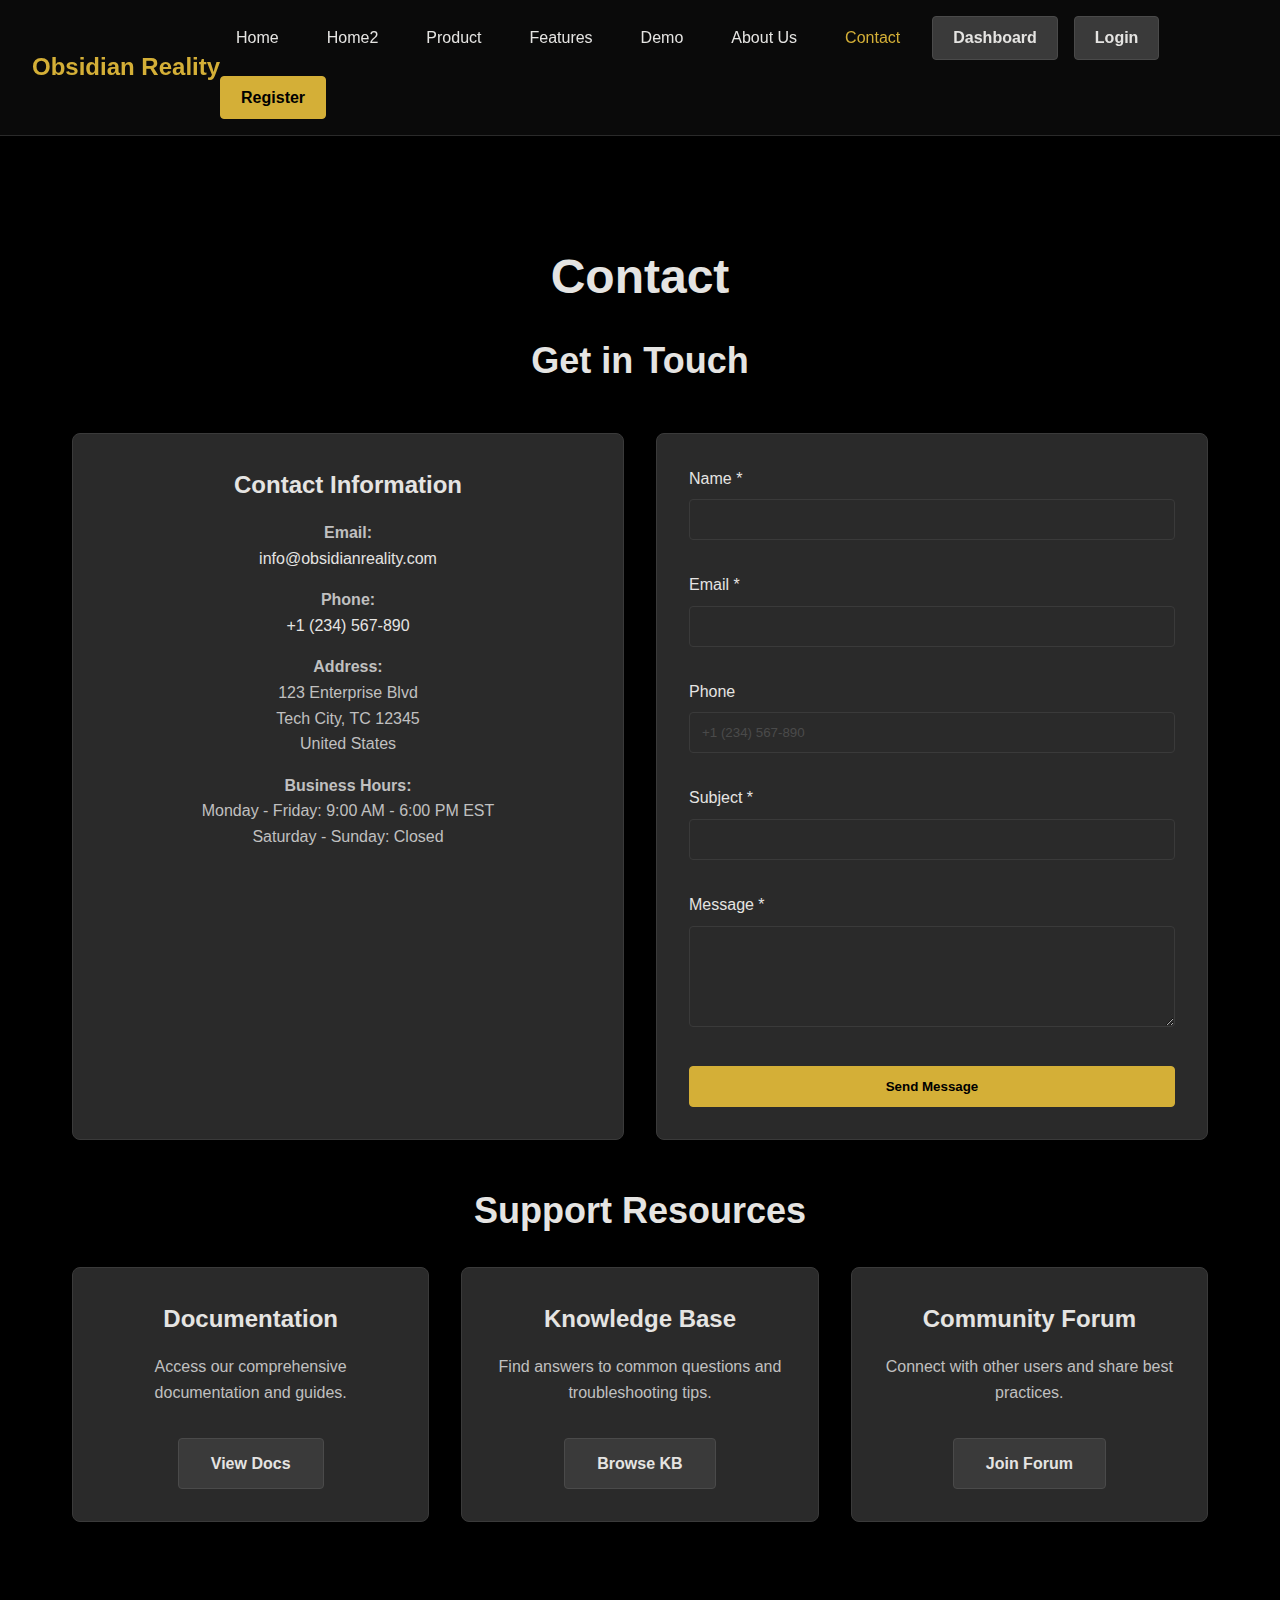
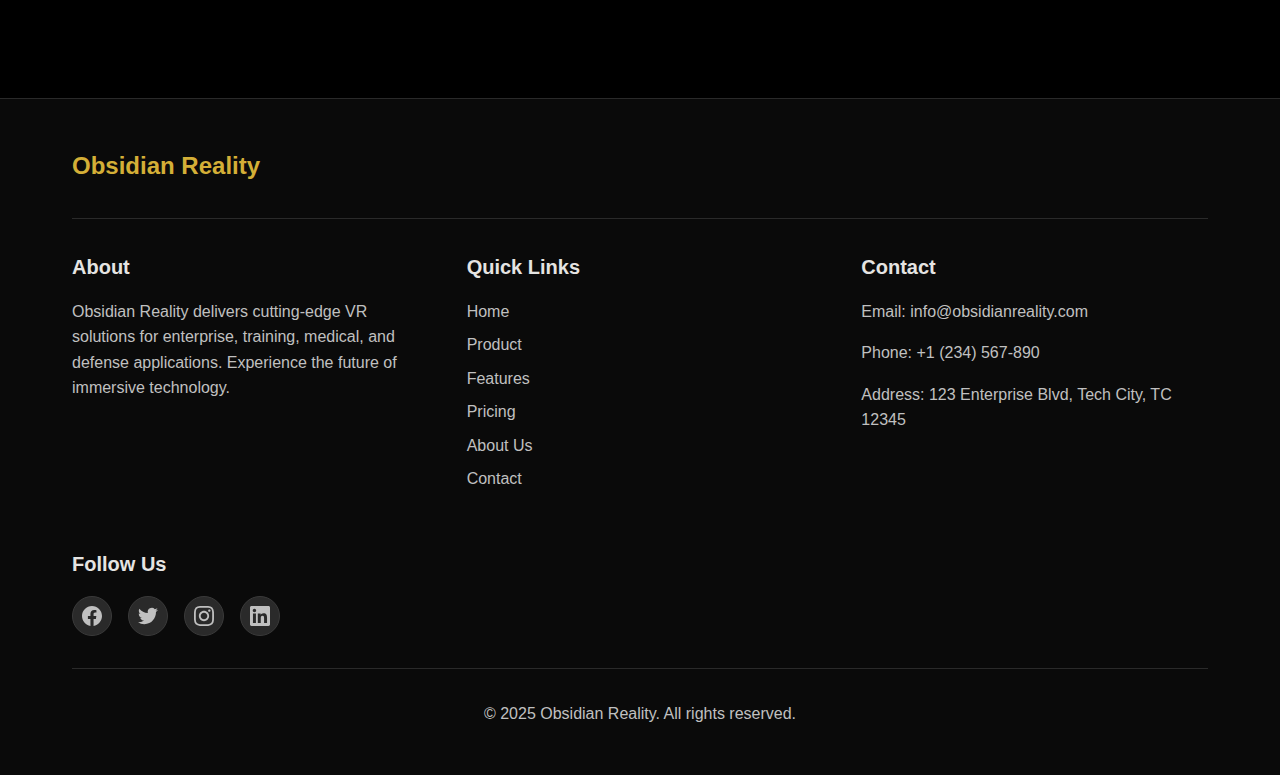
<file: contact.html>
<!DOCTYPE html>
<html lang="en">
<head>
    <meta charset="UTF-8">
    <meta name="viewport" content="width=device-width, initial-scale=1.0">
    <meta name="description" content="Contact Obsidian Reality - Enterprise VR Solutions">
    <title>Contact - Obsidian Reality</title>
    <link rel="icon" type="image/svg+xml" href="images/favicon.svg">
    <link rel="icon" type="image/x-icon" href="images/favicon.ico">
    <link rel="apple-touch-icon" href="images/favicon.svg">
    <link rel="stylesheet" href="css/style.css">
</head>
<body>
    <!-- Header -->
    <header>
    <nav class="navbar">
        <div class="logo">Obsidian Reality</div>
        <button class="menu-toggle" aria-label="Toggle menu">☰</button>
        <ul class="nav-menu">
            <li><a href="index.html">Home</a></li>
            <li><a href="home2.html">Home2</a></li>
            <li><a href="product.html">Product</a></li>
            <li><a href="features.html">Features</a></li>
            <li><a href="demo.html">Demo</a></li>
            <li><a href="about.html">About Us</a></li>
            <li><a href="contact.html">Contact</a></li>
            <li class="nav-btn-item"><a href="dashboard.html" class="nav-btn">Dashboard</a></li>
            <li class="nav-btn-item"><a href="login.html" class="nav-btn">Login</a></li>
            <li class="nav-btn-item"><a href="register.html" class="nav-btn nav-btn-primary">Register</a></li>
        </ul>
    </nav>
</header>

    <main>
        <section class="section" style="padding-top: 4rem;">
            <div class="container">
                <h1 class="text-center">Contact</h1>
                <h2 class="text-center" style="margin-bottom: 3rem;">Get in Touch</h2>

                <div class="grid grid-2" style="margin-bottom: 3rem;">
                    <div class="card fade-in">
                        <div class="card-title">Contact Information</div>
                        <div class="card-body">
                            <p style="margin-bottom: 1rem;">
                                <strong>Email:</strong><br>
                                <a href="mailto:info@obsidianreality.com">info@obsidianreality.com</a>
                            </p>
                            <p style="margin-bottom: 1rem;">
                                <strong>Phone:</strong><br>
                                <a href="tel:+1234567890">+1 (234) 567-890</a>
                            </p>
                            <p style="margin-bottom: 1rem;">
                                <strong>Address:</strong><br>
                                123 Enterprise Blvd<br>
                                Tech City, TC 12345<br>
                                United States
                            </p>
                            <p style="margin-bottom: 1rem;">
                                <strong>Business Hours:</strong><br>
                                Monday - Friday: 9:00 AM - 6:00 PM EST<br>
                                Saturday - Sunday: Closed
                            </p>
                        </div>
                    </div>

                    <div class="card fade-in">
                        <form id="contact-form">
                            <div class="form-group">
                                <label class="form-label" for="name">Name *</label>
                                <input type="text" id="name" name="name" class="form-control" required>
                                <div class="error-message"></div>
                            </div>

                            <div class="form-group">
                                <label class="form-label" for="email">Email *</label>
                                <input type="email" id="email" name="email" class="form-control" required>
                                <div class="error-message"></div>
                            </div>

                            <div class="form-group">
                                <label class="form-label" for="phone">Phone</label>
                                <input type="tel" id="phone" name="phone" class="form-control" placeholder="+1 (234) 567-890">
                                <div class="error-message"></div>
                            </div>

                            <div class="form-group">
                                <label class="form-label" for="subject">Subject *</label>
                                <input type="text" id="subject" name="subject" class="form-control" required>
                                <div class="error-message"></div>
                            </div>

                            <div class="form-group">
                                <label class="form-label" for="message">Message *</label>
                                <textarea id="message" name="message" class="form-control" rows="5" required></textarea>
                                <div class="error-message"></div>
                            </div>

                            <div class="success-message"></div>
                            
                            <button type="submit" class="btn btn-primary" style="width: 100%;">Send Message</button>
                        </form>
                    </div>
                </div>

                <div class="text-center" style="margin-top: 3rem;">
                    <h2>Support Resources</h2>
                    <div class="grid grid-3" style="margin-top: 2rem;">
                        <div class="card fade-in">
                            <div class="card-title">Documentation</div>
                            <div class="card-body">
                                <p>Access our comprehensive documentation and guides.</p>
                                <a href="#" class="btn" style="margin-top: 1rem;">View Docs</a>
                            </div>
                        </div>

                        <div class="card fade-in">
                            <div class="card-title">Knowledge Base</div>
                            <div class="card-body">
                                <p>Find answers to common questions and troubleshooting tips.</p>
                                <a href="#" class="btn" style="margin-top: 1rem;">Browse KB</a>
                            </div>
                        </div>

                        <div class="card fade-in">
                            <div class="card-title">Community Forum</div>
                            <div class="card-body">
                                <p>Connect with other users and share best practices.</p>
                                <a href="#" class="btn" style="margin-top: 1rem;">Join Forum</a>
                            </div>
                        </div>
                    </div>
                </div>
            </div>
        </section>
    </main>

    <!-- Footer -->
    <footer>
    <div class="container">
        <div class="footer-logo">
            <a href="index.html">Obsidian Reality</a>
        </div>
        <div class="footer-content">
            <div class="footer-section">
                <h4>About</h4>
                <p>Obsidian Reality delivers cutting-edge VR solutions for enterprise, training, medical, and defense applications. Experience the future of immersive technology.</p>
            </div>
            <div class="footer-section">
                <h4>Quick Links</h4>
                <ul>
                    <li><a href="index.html">Home</a></li>
                    <li><a href="product.html">Product</a></li>
                    <li><a href="features.html">Features</a></li>
                    <li><a href="pricing.html">Pricing</a></li>
                    <li><a href="about.html">About Us</a></li>
                    <li><a href="contact.html">Contact</a></li>
                </ul>
            </div>
            <div class="footer-section">
                <h4>Contact</h4>
                <p>Email: <a href="mailto:info@obsidianreality.com">info@obsidianreality.com</a></p>
                <p>Phone: <a href="tel:+1234567890">+1 (234) 567-890</a></p>
                <p>Address: 123 Enterprise Blvd, Tech City, TC 12345</p>
            </div>
            <div class="footer-section">
                <h4>Follow Us</h4>
                <div class="social-icons">
                    <a href="https://facebook.com" target="_blank" rel="noopener" class="social-icon facebook" aria-label="Facebook">
                        <svg width="20" height="20" viewBox="0 0 24 24" fill="currentColor" xmlns="http://www.w3.org/2000/svg">
                            <path d="M24 12.073c0-6.627-5.373-12-12-12s-12 5.373-12 12c0 5.99 4.388 10.954 10.125 11.854v-8.385H7.078v-3.47h3.047V9.43c0-3.007 1.792-4.669 4.533-4.669 1.312 0 2.686.235 2.686.235v2.953H15.83c-1.491 0-1.956.925-1.956 1.874v2.25h3.328l-.532 3.47h-2.796v8.385C19.612 23.027 24 18.062 24 12.073z"/>
                        </svg>
                    </a>
                    <a href="https://twitter.com" target="_blank" rel="noopener" class="social-icon twitter" aria-label="Twitter">
                        <svg width="20" height="20" viewBox="0 0 24 24" fill="currentColor" xmlns="http://www.w3.org/2000/svg">
                            <path d="M23.953 4.57a10 10 0 01-2.825.775 4.958 4.958 0 002.163-2.723c-.951.555-2.005.959-3.127 1.184a4.92 4.92 0 00-8.384 4.482C7.69 8.095 4.067 6.13 1.64 3.162a4.822 4.822 0 00-.666 2.475c0 1.71.87 3.213 2.188 4.096a4.904 4.904 0 01-2.228-.616v.06a4.923 4.923 0 003.946 4.827 4.996 4.996 0 01-2.212.085 4.936 4.936 0 004.604 3.417 9.867 9.867 0 01-6.102 2.105c-.39 0-.779-.023-1.17-.067a13.995 13.995 0 007.557 2.209c9.053 0 13.998-7.496 13.998-13.985 0-.21 0-.42-.015-.63A9.935 9.935 0 0024 4.59z"/>
                        </svg>
                    </a>
                    <a href="https://instagram.com" target="_blank" rel="noopener" class="social-icon instagram" aria-label="Instagram">
                        <svg width="20" height="20" viewBox="0 0 24 24" fill="currentColor" xmlns="http://www.w3.org/2000/svg">
                            <path d="M12 2.163c3.204 0 3.584.012 4.85.07 3.252.148 4.771 1.691 4.919 4.919.058 1.265.069 1.645.069 4.849 0 3.205-.012 3.584-.069 4.849-.149 3.225-1.664 4.771-4.919 4.919-1.266.058-1.644.07-4.85.07-3.204 0-3.584-.012-4.849-.07-3.26-.149-4.771-1.699-4.919-4.92-.058-1.265-.07-1.644-.07-4.849 0-3.204.013-3.583.07-4.849.149-3.227 1.664-4.771 4.919-4.919 1.266-.057 1.645-.069 4.849-.069zm0-2.163c-3.259 0-3.667.014-4.947.072-4.358.2-6.78 2.618-6.98 6.98-.059 1.281-.073 1.689-.073 4.948 0 3.259.014 3.668.072 4.948.2 4.358 2.618 6.78 6.98 6.98 1.281.058 1.689.072 4.948.072 3.259 0 3.668-.014 4.948-.072 4.354-.2 6.782-2.618 6.979-6.98.059-1.28.073-1.689.073-4.948 0-3.259-.014-3.667-.072-4.947-.196-4.354-2.617-6.78-6.979-6.98-1.281-.059-1.69-.073-4.949-.073zm0 5.838c-3.403 0-6.162 2.759-6.162 6.162s2.759 6.163 6.162 6.163 6.162-2.759 6.162-6.163c0-3.403-2.759-6.162-6.162-6.162zm0 10.162c-2.209 0-4-1.79-4-4 0-2.209 1.791-4 4-4s4 1.791 4 4c0 2.21-1.791 4-4 4zm6.406-11.845c-.796 0-1.441.645-1.441 1.44s.645 1.44 1.441 1.44c.795 0 1.439-.645 1.439-1.44s-.644-1.44-1.439-1.44z"/>
                        </svg>
                    </a>
                    <a href="https://linkedin.com" target="_blank" rel="noopener" class="social-icon linkedin" aria-label="LinkedIn">
                        <svg width="20" height="20" viewBox="0 0 24 24" fill="currentColor" xmlns="http://www.w3.org/2000/svg">
                            <path d="M20.447 20.452h-3.554v-5.569c0-1.328-.027-3.037-1.852-3.037-1.853 0-2.136 1.445-2.136 2.939v5.667H9.351V9h3.414v1.561h.046c.477-.9 1.637-1.85 3.37-1.85 3.601 0 4.267 2.37 4.267 5.455v6.286zM5.337 7.433c-1.144 0-2.063-.926-2.063-2.065 0-1.138.92-2.063 2.063-2.063 1.14 0 2.064.925 2.064 2.063 0 1.139-.925 2.065-2.064 2.065zm1.782 13.019H3.555V9h3.564v11.452zM22.225 0H1.771C.792 0 0 .774 0 1.729v20.542C0 23.227.792 24 1.771 24h20.451C23.2 24 24 23.227 24 22.271V1.729C24 .774 23.2 0 22.222 0h.003z"/>
                        </svg>
                    </a>
                </div>
            </div>
        </div>
        <div class="footer-bottom">
            <p>&copy; 2025 Obsidian Reality. All rights reserved.</p>
        </div>
    </div>
</footer>

    <script src="js/main.js"></script>
</body>
</html>
</file>
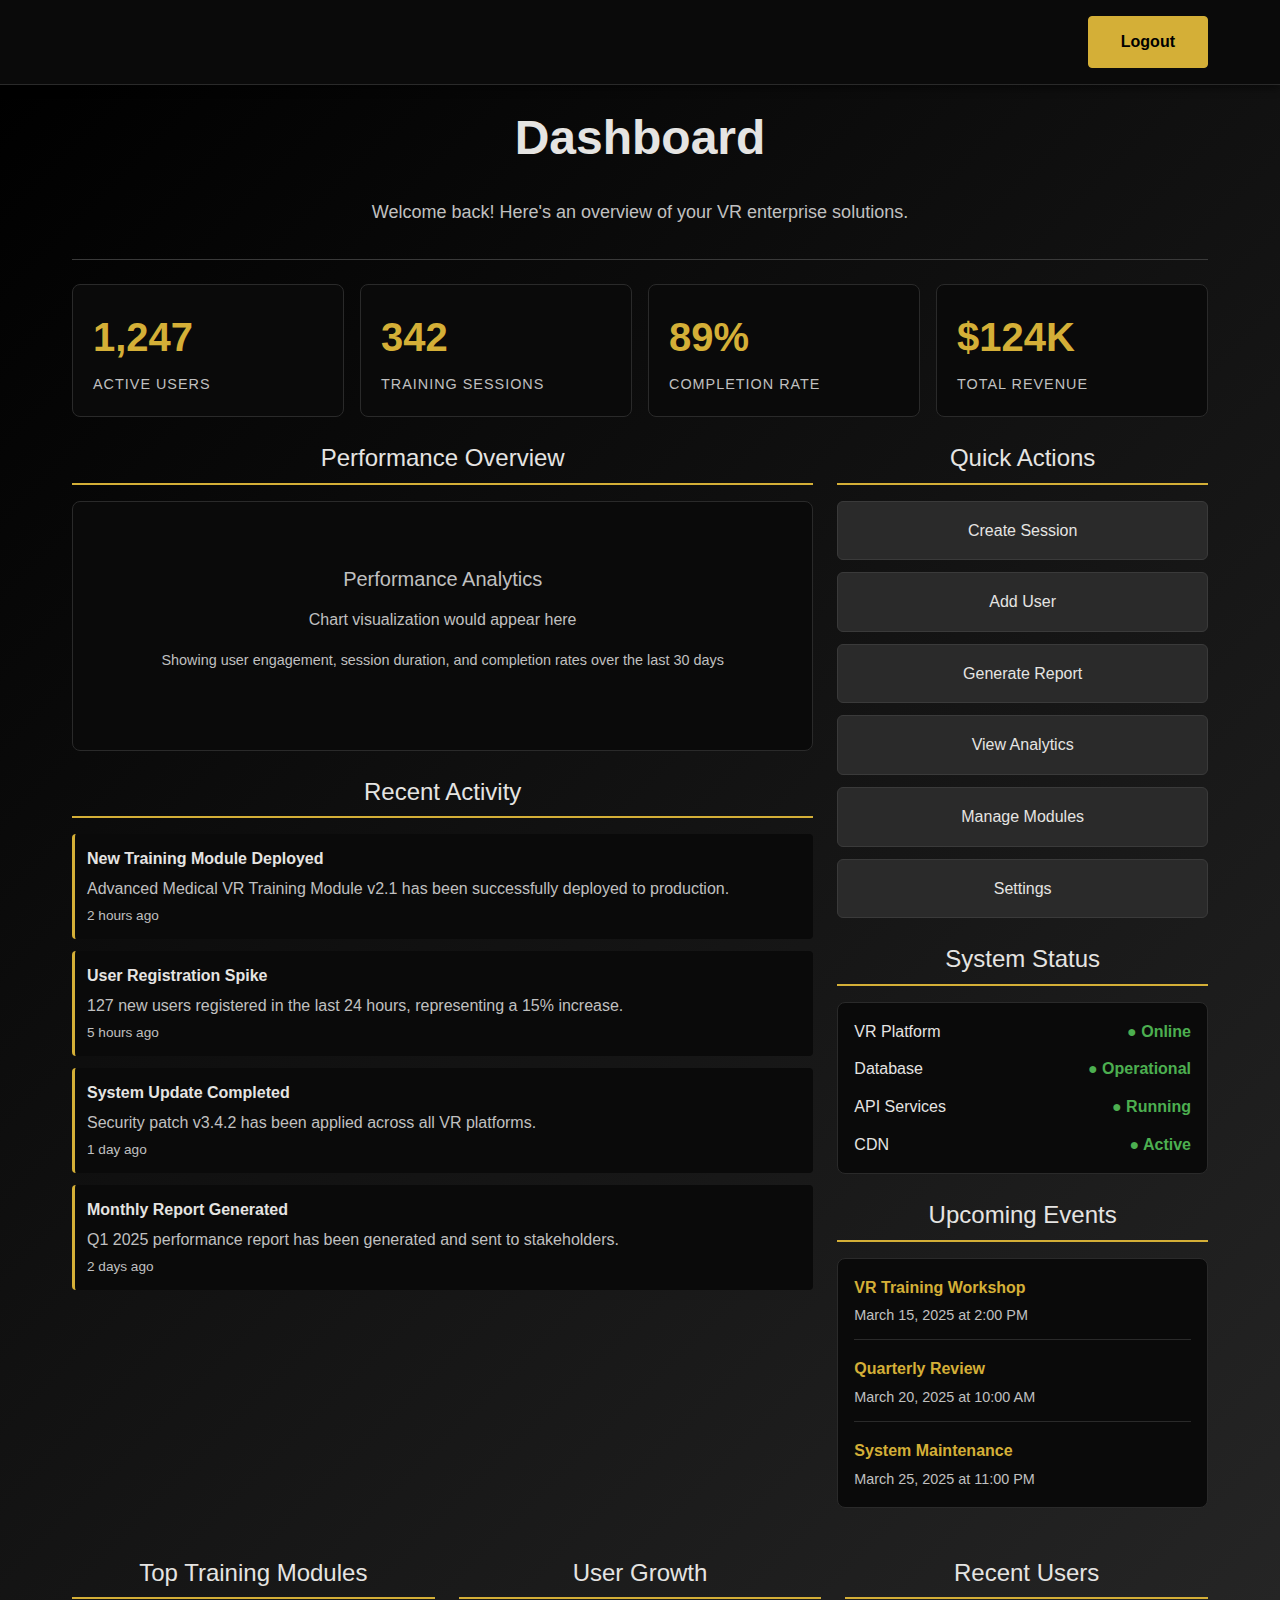
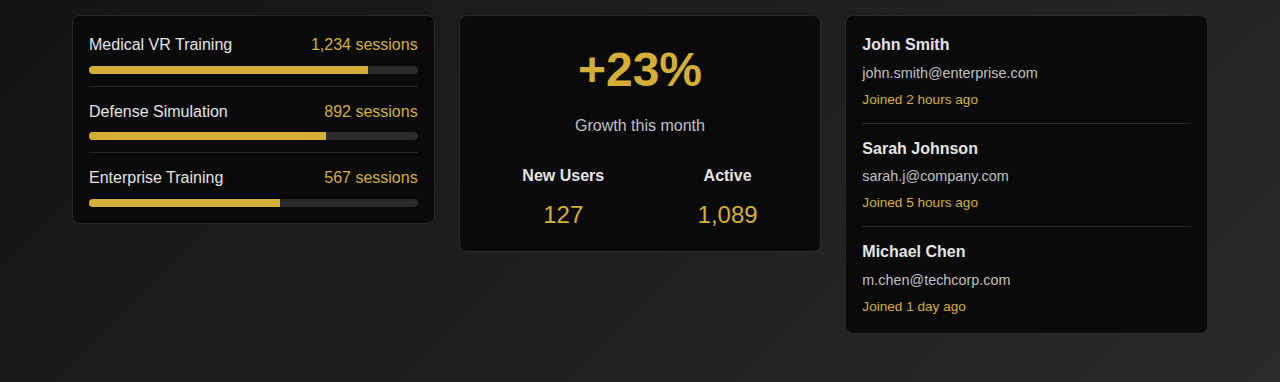
<file: dashboard.html>
<!DOCTYPE html>
<html lang="en">
<head>
    <meta charset="UTF-8">
    <meta name="viewport" content="width=device-width, initial-scale=1.0">
    <meta name="description" content="Dashboard - Obsidian Reality">
    <title>Dashboard - Obsidian Reality</title>
    <link rel="icon" type="image/svg+xml" href="images/favicon.svg">
    <link rel="icon" type="image/x-icon" href="images/favicon.ico">
    <link rel="apple-touch-icon" href="images/favicon.svg">
    <link rel="stylesheet" href="css/style.css">
    <style>
        .dashboard-container {
            min-height: 100vh;
            padding: 1.5rem;
            background: linear-gradient(135deg, var(--obsidian-black) 0%, var(--graphite-gray-dark) 100%);
        }
        .dashboard-header {
            margin-bottom: 1.5rem;
            padding-bottom: 1rem;
            border-bottom: 1px solid var(--graphite-gray);
            text-align: center;
        }
        .dashboard-stats {
            display: grid;
            grid-template-columns: repeat(auto-fit, minmax(250px, 1fr));
            gap: 1rem;
            margin-bottom: 1.5rem;
        }
        .stat-card {
            background: var(--obsidian-black-light);
            border: 1px solid var(--graphite-gray-dark);
            border-radius: 8px;
            padding: 1.25rem;
            transition: all var(--transition-normal);
        }
        .stat-card:hover {
            transform: translateY(-5px);
            box-shadow: var(--shadow-lg);
            border-color: var(--gold-subtle);
        }
        .stat-value {
            font-size: 2.5rem;
            font-weight: 700;
            color: var(--gold-subtle);
            margin-bottom: 0.25rem;
        }
        .stat-label {
            color: var(--platinum-dark);
            font-size: 0.9rem;
            text-transform: uppercase;
            letter-spacing: 1px;
        }
        .dashboard-section {
            margin-bottom: 1.5rem;
        }
        .section-title {
            font-size: 1.5rem;
            color: var(--platinum);
            margin-bottom: 1rem;
            padding-bottom: 0.5rem;
            border-bottom: 2px solid var(--gold-subtle);
        }
        .activity-list {
            list-style: none;
        }
        .activity-item {
            background: var(--obsidian-black-light);
            border-left: 3px solid var(--gold-subtle);
            padding: 0.75rem;
            margin-bottom: 0.75rem;
            border-radius: 4px;
        }
        .activity-time {
            color: var(--platinum-dark);
            font-size: 0.85rem;
            margin-top: 0.25rem;
        }
        .chart-placeholder {
            background: var(--obsidian-black-light);
            border: 1px solid var(--graphite-gray-dark);
            border-radius: 8px;
            padding: 1.5rem;
            min-height: 250px;
            display: flex;
            align-items: center;
            justify-content: center;
            color: var(--platinum-dark);
        }
        .quick-actions {
            display: grid;
            grid-template-columns: repeat(auto-fit, minmax(200px, 1fr));
            gap: 0.75rem;
            margin-top: 1rem;
        }
        .action-btn {
            background: var(--graphite-gray-dark);
            border: 1px solid var(--graphite-gray);
            color: var(--platinum);
            padding: 1rem 2rem;
            border-radius: 6px;
            text-align: center;
            transition: all var(--transition-normal);
            cursor: pointer;
        }
        .action-btn:hover {
            background: var(--gold-subtle);
            color: var(--obsidian-black);
            border-color: var(--gold-subtle);
            transform: translateY(-2px);
        }
        
        .back-home-icon {
            position: fixed;
            top: 5rem;
            left: 1rem;
            z-index: 1000;
            background: var(--obsidian-black-light);
            border: 1px solid var(--graphite-gray-dark);
            border-radius: 50%;
            width: 50px;
            height: 50px;
            display: flex;
            align-items: center;
            justify-content: center;
            cursor: pointer;
            transition: all var(--transition-normal);
            box-shadow: var(--shadow-md);
        }
        
        .back-home-icon:hover {
            background: var(--gold-subtle);
            border-color: var(--gold-subtle);
            transform: scale(1.1);
        }
        
        .back-home-icon svg {
            width: 24px;
            height: 24px;
            fill: var(--platinum);
            transition: fill var(--transition-fast);
        }
        
        .back-home-icon:hover svg {
            fill: var(--obsidian-black);
        }

        /* Tablet Responsive */
        @media (max-width: 768px) {
            .dashboard-container {
                padding: 1rem;
            }
            
            .back-home-icon {
                width: 45px;
                height: 45px;
                top: 4.5rem;
                left: 0.75rem;
            }
            
            .back-home-icon svg {
                width: 20px;
                height: 20px;
            }
            
            .dashboard-stats {
                grid-template-columns: repeat(2, 1fr);
                gap: 0.75rem;
            }
            
            .stat-card {
                padding: 1rem;
            }
            
            .stat-value {
                font-size: 2rem;
            }
            
            .main-content-grid {
                grid-template-columns: 1fr !important;
                gap: 1rem !important;
            }
            
            .section-title {
                font-size: 1.25rem;
            }
            
            .chart-placeholder {
                min-height: 200px;
                padding: 1rem;
            }
            
            .quick-actions {
                grid-template-columns: repeat(2, 1fr);
            }
            
            .additional-sections {
                grid-template-columns: 1fr !important;
                gap: 1rem !important;
            }
        }

        /* Mobile Responsive */
        @media (max-width: 480px) {
            .back-home-icon {
                width: 45px;
                height: 45px;
                top: 4.5rem;
                left: 0.75rem;
            }
            
            .back-home-icon svg {
                width: 20px;
                height: 20px;
            }
            
            .dashboard-container {
                padding: 0.75rem;
            }
            
            .dashboard-header {
                margin-bottom: 1rem;
                padding-bottom: 0.75rem;
            }
            
            .dashboard-header h1 {
                font-size: 1.75rem;
            }
            
            .dashboard-header p {
                font-size: 1rem;
            }
            
            .dashboard-stats {
                grid-template-columns: 1fr;
                gap: 0.5rem;
                margin-bottom: 1rem;
            }
            
            .stat-card {
                padding: 0.75rem;
            }
            
            .stat-value {
                font-size: 1.75rem;
            }
            
            .stat-label {
                font-size: 0.8rem;
            }
            
            .main-content-grid {
                margin-bottom: 1rem !important;
            }
            
            .dashboard-section {
                margin-bottom: 1rem;
            }
            
            .section-title {
                font-size: 1.125rem;
                margin-bottom: 0.75rem;
            }
            
            .chart-placeholder {
                min-height: 180px;
                padding: 0.75rem;
            }
            
            .chart-placeholder p {
                font-size: 0.9rem !important;
            }
            
            .activity-item {
                padding: 0.5rem;
                margin-bottom: 0.5rem;
            }
            
            .quick-actions {
                grid-template-columns: 1fr;
                gap: 0.5rem;
                margin-top: 0.75rem;
            }
            
            .action-btn {
                padding: 0.75rem 1rem;
                font-size: 0.9rem;
            }
            
            .additional-sections {
                gap: 0.75rem !important;
            }
            
            .system-status-card,
            .events-card,
            .modules-card,
            .growth-card,
            .users-card {
                padding: 0.75rem !important;
            }
            
            .system-status-item {
                margin-bottom: 0.5rem !important;
            }
            
            .event-item {
                margin-bottom: 0.75rem !important;
                padding-bottom: 0.5rem !important;
            }
            
            .module-item {
                margin-bottom: 0.5rem !important;
                padding-bottom: 0.5rem !important;
            }
        }
    </style>
</head>
<body>
    <!-- Header with Logout Button Only -->
    <header style="background: var(--obsidian-black-light); border-bottom: 1px solid var(--graphite-gray-dark); padding: 1rem 0;">
        <div class="container" style="display: flex; justify-content: flex-end; align-items: center;">
            <a href="index.html" class="btn btn-primary" style="text-decoration: none;">Logout</a>
        </div>
    </header>
    
    <div class="dashboard-container">
        <div class="container">
            <!-- Dashboard Header -->
            <div class="dashboard-header">
                <h1>Dashboard</h1>
                <p style="color: var(--platinum-dark); font-size: 1.125rem;">Welcome back! Here's an overview of your VR enterprise solutions.</p>
            </div>

            <!-- Statistics Cards -->
            <div class="dashboard-stats">
                <div class="stat-card fade-in">
                    <div class="stat-value">1,247</div>
                    <div class="stat-label">Active Users</div>
                </div>
                <div class="stat-card fade-in">
                    <div class="stat-value">342</div>
                    <div class="stat-label">Training Sessions</div>
                </div>
                <div class="stat-card fade-in">
                    <div class="stat-value">89%</div>
                    <div class="stat-label">Completion Rate</div>
                </div>
                <div class="stat-card fade-in">
                    <div class="stat-value">$124K</div>
                    <div class="stat-label">Total Revenue</div>
                </div>
            </div>

            <!-- Main Content Grid -->
            <div class="main-content-grid" style="display: grid; grid-template-columns: 2fr 1fr; gap: 1.5rem; margin-bottom: 1.5rem;">
                <!-- Left Column -->
                <div>
                    <!-- Performance Chart -->
                    <div class="dashboard-section">
                        <h3 class="section-title">Performance Overview</h3>
                        <div class="chart-placeholder">
                            <div style="text-align: center;">
                                <p style="font-size: 1.25rem; margin-bottom: 0.75rem;">Performance Analytics</p>
                                <p style="color: var(--platinum-dark);">Chart visualization would appear here</p>
                                <p style="color: var(--platinum-dark); font-size: 0.9rem; margin-top: 0.75rem;">Showing user engagement, session duration, and completion rates over the last 30 days</p>
                            </div>
                        </div>
                    </div>

                    <!-- Recent Activity -->
                    <div class="dashboard-section">
                        <h3 class="section-title">Recent Activity</h3>
                        <ul class="activity-list">
                            <li class="activity-item">
                                <strong style="color: var(--platinum);">New Training Module Deployed</strong>
                                <p style="color: var(--platinum-dark); margin: 0.25rem 0;">Advanced Medical VR Training Module v2.1 has been successfully deployed to production.</p>
                                <div class="activity-time">2 hours ago</div>
                            </li>
                            <li class="activity-item">
                                <strong style="color: var(--platinum);">User Registration Spike</strong>
                                <p style="color: var(--platinum-dark); margin: 0.25rem 0;">127 new users registered in the last 24 hours, representing a 15% increase.</p>
                                <div class="activity-time">5 hours ago</div>
                            </li>
                            <li class="activity-item">
                                <strong style="color: var(--platinum);">System Update Completed</strong>
                                <p style="color: var(--platinum-dark); margin: 0.25rem 0;">Security patch v3.4.2 has been applied across all VR platforms.</p>
                                <div class="activity-time">1 day ago</div>
                            </li>
                            <li class="activity-item">
                                <strong style="color: var(--platinum);">Monthly Report Generated</strong>
                                <p style="color: var(--platinum-dark); margin: 0.25rem 0;">Q1 2025 performance report has been generated and sent to stakeholders.</p>
                                <div class="activity-time">2 days ago</div>
                            </li>
                        </ul>
                    </div>
                </div>

                <!-- Right Column -->
                <div>
                    <!-- Quick Actions -->
                    <div class="dashboard-section">
                        <h3 class="section-title">Quick Actions</h3>
                        <div class="quick-actions">
                            <div class="action-btn">Create Session</div>
                            <div class="action-btn">Add User</div>
                            <div class="action-btn">Generate Report</div>
                            <div class="action-btn">View Analytics</div>
                            <div class="action-btn">Manage Modules</div>
                            <div class="action-btn">Settings</div>
                        </div>
                    </div>

                    <!-- System Status -->
                    <div class="dashboard-section">
                        <h3 class="section-title">System Status</h3>
                        <div class="system-status-card" style="background: var(--obsidian-black-light); border: 1px solid var(--graphite-gray-dark); border-radius: 8px; padding: 1rem;">
                            <div class="system-status-item" style="display: flex; justify-content: space-between; align-items: center; margin-bottom: 0.75rem;">
                                <span style="color: var(--platinum);">VR Platform</span>
                                <span style="color: #4CAF50; font-weight: 600;">● Online</span>
                            </div>
                            <div class="system-status-item" style="display: flex; justify-content: space-between; align-items: center; margin-bottom: 0.75rem;">
                                <span style="color: var(--platinum);">Database</span>
                                <span style="color: #4CAF50; font-weight: 600;">● Operational</span>
                            </div>
                            <div class="system-status-item" style="display: flex; justify-content: space-between; align-items: center; margin-bottom: 0.75rem;">
                                <span style="color: var(--platinum);">API Services</span>
                                <span style="color: #4CAF50; font-weight: 600;">● Running</span>
                            </div>
                            <div class="system-status-item" style="display: flex; justify-content: space-between; align-items: center;">
                                <span style="color: var(--platinum);">CDN</span>
                                <span style="color: #4CAF50; font-weight: 600;">● Active</span>
                            </div>
                        </div>
                    </div>

                    <!-- Upcoming Events -->
                    <div class="dashboard-section">
                        <h3 class="section-title">Upcoming Events</h3>
                        <div class="events-card" style="background: var(--obsidian-black-light); border: 1px solid var(--graphite-gray-dark); border-radius: 8px; padding: 1rem;">
                            <div class="event-item" style="margin-bottom: 1rem; padding-bottom: 0.75rem; border-bottom: 1px solid var(--graphite-gray-dark);">
                                <div style="color: var(--gold-subtle); font-weight: 600; margin-bottom: 0.25rem;">VR Training Workshop</div>
                                <div style="color: var(--platinum-dark); font-size: 0.9rem;">March 15, 2025 at 2:00 PM</div>
                            </div>
                            <div class="event-item" style="margin-bottom: 1rem; padding-bottom: 0.75rem; border-bottom: 1px solid var(--graphite-gray-dark);">
                                <div style="color: var(--gold-subtle); font-weight: 600; margin-bottom: 0.25rem;">Quarterly Review</div>
                                <div style="color: var(--platinum-dark); font-size: 0.9rem;">March 20, 2025 at 10:00 AM</div>
                            </div>
                            <div>
                                <div style="color: var(--gold-subtle); font-weight: 600; margin-bottom: 0.25rem;">System Maintenance</div>
                                <div style="color: var(--platinum-dark); font-size: 0.9rem;">March 25, 2025 at 11:00 PM</div>
                            </div>
                        </div>
                    </div>
                </div>
            </div>

            <!-- Additional Sections -->
            <div class="additional-sections" style="display: grid; grid-template-columns: repeat(auto-fit, minmax(300px, 1fr)); gap: 1.5rem;">
                <!-- Top Modules -->
                <div class="dashboard-section">
                    <h3 class="section-title">Top Training Modules</h3>
                    <div class="modules-card" style="background: var(--obsidian-black-light); border: 1px solid var(--graphite-gray-dark); border-radius: 8px; padding: 1rem;">
                        <div class="module-item" style="margin-bottom: 0.75rem; padding-bottom: 0.75rem; border-bottom: 1px solid var(--graphite-gray-dark);">
                            <div style="display: flex; justify-content: space-between; margin-bottom: 0.5rem;">
                                <span style="color: var(--platinum);">Medical VR Training</span>
                                <span style="color: var(--gold-subtle);">1,234 sessions</span>
                            </div>
                            <div style="background: var(--graphite-gray-dark); height: 8px; border-radius: 4px; overflow: hidden;">
                                <div style="background: var(--gold-subtle); height: 100%; width: 85%;"></div>
                            </div>
                        </div>
                        <div class="module-item" style="margin-bottom: 0.75rem; padding-bottom: 0.75rem; border-bottom: 1px solid var(--graphite-gray-dark);">
                            <div style="display: flex; justify-content: space-between; margin-bottom: 0.5rem;">
                                <span style="color: var(--platinum);">Defense Simulation</span>
                                <span style="color: var(--gold-subtle);">892 sessions</span>
                            </div>
                            <div style="background: var(--graphite-gray-dark); height: 8px; border-radius: 4px; overflow: hidden;">
                                <div style="background: var(--gold-subtle); height: 100%; width: 72%;"></div>
                            </div>
                        </div>
                        <div>
                            <div style="display: flex; justify-content: space-between; margin-bottom: 0.5rem;">
                                <span style="color: var(--platinum);">Enterprise Training</span>
                                <span style="color: var(--gold-subtle);">567 sessions</span>
                            </div>
                            <div style="background: var(--graphite-gray-dark); height: 8px; border-radius: 4px; overflow: hidden;">
                                <div style="background: var(--gold-subtle); height: 100%; width: 58%;"></div>
                            </div>
                        </div>
                    </div>
                </div>

                <!-- User Growth -->
                <div class="dashboard-section">
                    <h3 class="section-title">User Growth</h3>
                    <div class="growth-card" style="background: var(--obsidian-black-light); border: 1px solid var(--graphite-gray-dark); border-radius: 8px; padding: 1rem;">
                        <div style="text-align: center; margin-bottom: 1.5rem;">
                            <div style="font-size: 3rem; font-weight: 700; color: var(--gold-subtle); margin-bottom: 0.25rem;">+23%</div>
                            <div style="color: var(--platinum-dark);">Growth this month</div>
                        </div>
                        <div style="display: flex; justify-content: space-around; margin-top: 1.5rem;">
                            <div style="text-align: center;">
                                <div style="color: var(--platinum); font-weight: 600; margin-bottom: 0.5rem;">New Users</div>
                                <div style="color: var(--gold-subtle); font-size: 1.5rem;">127</div>
                            </div>
                            <div style="text-align: center;">
                                <div style="color: var(--platinum); font-weight: 600; margin-bottom: 0.5rem;">Active</div>
                                <div style="color: var(--gold-subtle); font-size: 1.5rem;">1,089</div>
                            </div>
                        </div>
                    </div>
                </div>

                <!-- Recent Users -->
                <div class="dashboard-section">
                    <h3 class="section-title">Recent Users</h3>
                    <div class="users-card" style="background: var(--obsidian-black-light); border: 1px solid var(--graphite-gray-dark); border-radius: 8px; padding: 1rem;">
                        <div style="margin-bottom: 0.75rem; padding-bottom: 0.75rem; border-bottom: 1px solid var(--graphite-gray-dark);">
                            <div style="color: var(--platinum); font-weight: 600; margin-bottom: 0.25rem;">John Smith</div>
                            <div style="color: var(--platinum-dark); font-size: 0.9rem;">john.smith@enterprise.com</div>
                            <div style="color: var(--gold-subtle); font-size: 0.85rem; margin-top: 0.25rem;">Joined 2 hours ago</div>
                        </div>
                        <div style="margin-bottom: 0.75rem; padding-bottom: 0.75rem; border-bottom: 1px solid var(--graphite-gray-dark);">
                            <div style="color: var(--platinum); font-weight: 600; margin-bottom: 0.25rem;">Sarah Johnson</div>
                            <div style="color: var(--platinum-dark); font-size: 0.9rem;">sarah.j@company.com</div>
                            <div style="color: var(--gold-subtle); font-size: 0.85rem; margin-top: 0.25rem;">Joined 5 hours ago</div>
                        </div>
                        <div>
                            <div style="color: var(--platinum); font-weight: 600; margin-bottom: 0.25rem;">Michael Chen</div>
                            <div style="color: var(--platinum-dark); font-size: 0.9rem;">m.chen@techcorp.com</div>
                            <div style="color: var(--gold-subtle); font-size: 0.85rem; margin-top: 0.25rem;">Joined 1 day ago</div>
                        </div>
                    </div>
                </div>
            </div>
        </div>
    </div>

    <script src="js/main.js"></script>
</body>
</html>
</file>
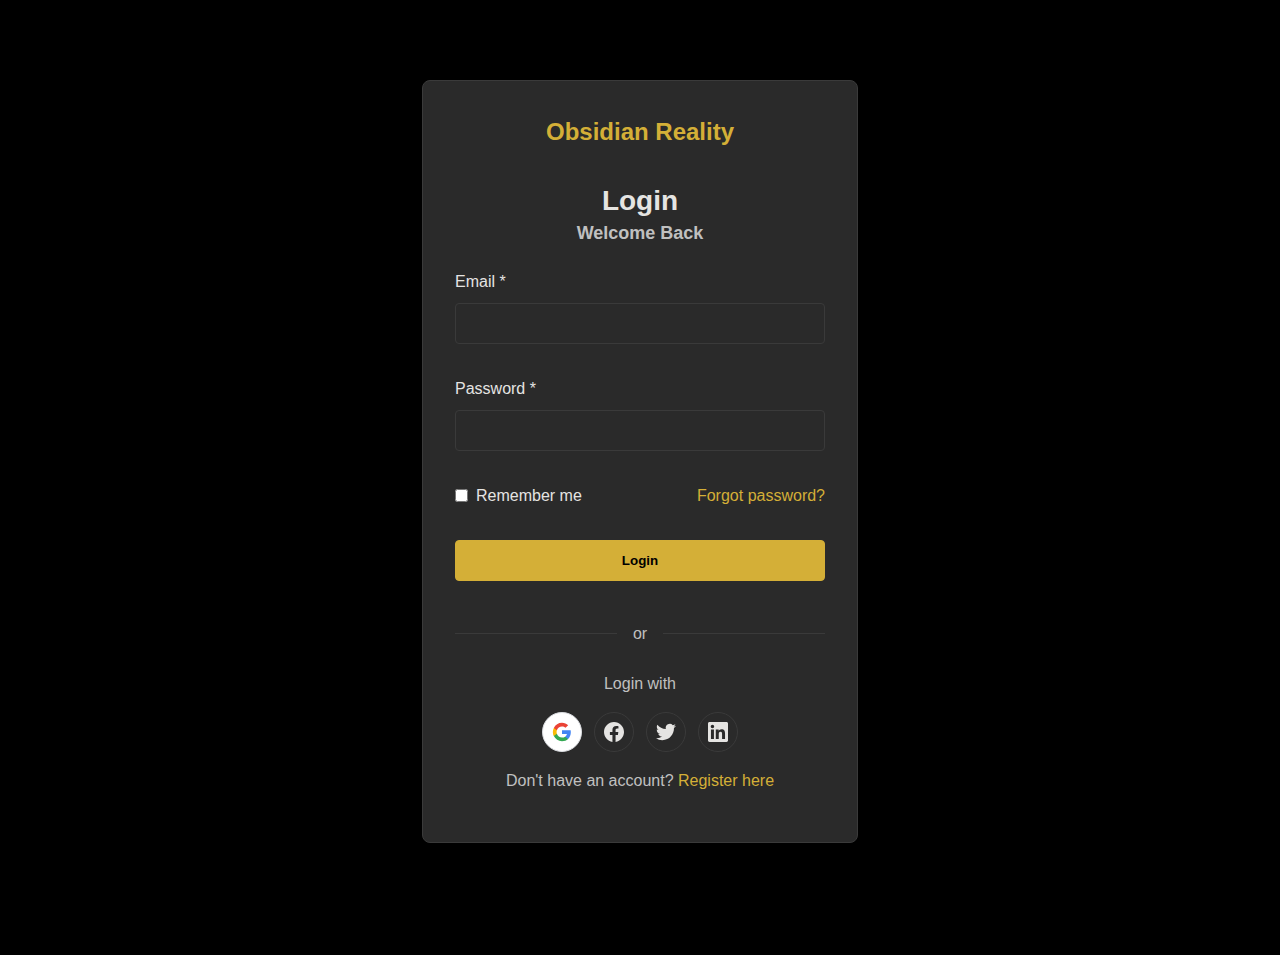
<file: login.html>
<!DOCTYPE html>
<html lang="en">
<head>
    <meta charset="UTF-8">
    <meta name="viewport" content="width=device-width, initial-scale=1.0">
    <meta name="description" content="Login - Obsidian Reality">
    <title>Login - Obsidian Reality</title>
    <link rel="icon" type="image/svg+xml" href="images/favicon.svg">
    <link rel="icon" type="image/x-icon" href="images/favicon.ico">
    <link rel="apple-touch-icon" href="images/favicon.svg">
    <link rel="stylesheet" href="css/style.css">
</head>
<body>
    <main>
        <section class="section" style="padding-top: 2rem; min-height: 70vh;">
            <div class="container" style="max-width: 500px;">
                <div class="card fade-in">
                    <style>
                        .auth-logo {
                            text-align: center;
                            padding-bottom: 1rem;
                            margin-bottom: 1rem;
                            border-bottom: 1px solid var(--graphite-gray-dark);
                        }
                        .auth-logo a {
                            font-size: 1.5rem;
                            font-weight: 700;
                            color: var(--gold-subtle);
                            transition: color var(--transition-fast);
                            text-decoration: none;
                        }
                        .auth-logo a:hover {
                            color: var(--gold-accent);
                        }
                    </style>
                    
                    <div class="auth-logo">
                        <a href="index.html">Obsidian Reality</a>
                    </div>
                    
                    <h1 class="text-center" style="margin-bottom: 0.25rem; font-size: 1.75rem;">Login</h1>
                    <h2 class="text-center" style="margin-bottom: 1.5rem; font-size: 1.125rem; color: var(--platinum-dark);">Welcome Back</h2>
                    
                    <form id="login-form">
                        <div class="form-group">
                            <label class="form-label" for="login-email">Email *</label>
                            <input type="email" id="login-email" name="email" class="form-control" required>
                            <div class="error-message"></div>
                        </div>

                        <div class="form-group">
                            <label class="form-label" for="login-password">Password *</label>
                            <input type="password" id="login-password" name="password" class="form-control" required>
                            <div class="error-message"></div>
                        </div>

                        <div class="form-group" style="display: flex; justify-content: space-between; align-items: center;">
                            <label style="display: flex; align-items: center; cursor: pointer;">
                                <input type="checkbox" name="remember" style="margin-right: 0.5rem;">
                                <span>Remember me</span>
                            </label>
                            <a href="#" style="color: var(--gold-subtle);">Forgot password?</a>
                        </div>

                        <div class="success-message"></div>
                        
                        <button type="submit" class="btn btn-primary" style="width: 100%; margin-bottom: 1rem;">Login</button>
                        
                        <div style="display: flex; align-items: center; margin: 1.5rem 0;">
                            <div style="flex: 1; height: 1px; background-color: var(--graphite-gray);"></div>
                            <span style="padding: 0 1rem; color: var(--platinum-dark);">or</span>
                            <div style="flex: 1; height: 1px; background-color: var(--graphite-gray);"></div>
                        </div>
                        
                        <div style="margin-bottom: 1rem;">
                            <p style="text-align: center; color: var(--platinum-dark); margin-bottom: 1rem;">Login with</p>
                            <div class="social-icons" style="justify-content: center; gap: 0.75rem;">
                                <a href="#" class="social-icon google" aria-label="Login with Google" style="background-color: #fff; color: #4285F4; border-color: #dadce0;">
                                    <svg width="20" height="20" viewBox="0 0 24 24" fill="none" xmlns="http://www.w3.org/2000/svg">
                                        <path d="M22.56 12.25c0-.78-.07-1.53-.2-2.25H12v4.26h5.92c-.26 1.37-1.04 2.53-2.21 3.31v2.77h3.57c2.08-1.92 3.28-4.74 3.28-8.09z" fill="#4285F4"/>
                                        <path d="M12 23c2.97 0 5.46-.98 7.28-2.66l-3.57-2.77c-.98.66-2.23 1.06-3.71 1.06-2.86 0-5.29-1.93-6.16-4.53H2.18v2.84C3.99 20.53 7.7 23 12 23z" fill="#34A853"/>
                                        <path d="M5.84 14.09c-.22-.66-.35-1.36-.35-2.09s.13-1.43.35-2.09V7.07H2.18C1.43 8.55 1 10.22 1 12s.43 3.45 1.18 4.93l2.85-2.22.81-.62z" fill="#FBBC05"/>
                                        <path d="M12 5.38c1.62 0 3.06.56 4.21 1.64l3.15-3.15C17.45 2.09 14.97 1 12 1 7.7 1 3.99 3.47 2.18 7.07l3.66 2.84c.87-2.6 3.3-4.53 6.16-4.53z" fill="#EA4335"/>
                                    </svg>
                                </a>
                                <a href="#" class="social-icon facebook" aria-label="Login with Facebook">
                                    <svg width="20" height="20" viewBox="0 0 24 24" fill="currentColor" xmlns="http://www.w3.org/2000/svg">
                                        <path d="M24 12.073c0-6.627-5.373-12-12-12s-12 5.373-12 12c0 5.99 4.388 10.954 10.125 11.854v-8.385H7.078v-3.47h3.047V9.43c0-3.007 1.792-4.669 4.533-4.669 1.312 0 2.686.235 2.686.235v2.953H15.83c-1.491 0-1.956.925-1.956 1.874v2.25h3.328l-.532 3.47h-2.796v8.385C19.612 23.027 24 18.062 24 12.073z"/>
                                    </svg>
                                </a>
                                <a href="#" class="social-icon twitter" aria-label="Login with Twitter">
                                    <svg width="20" height="20" viewBox="0 0 24 24" fill="currentColor" xmlns="http://www.w3.org/2000/svg">
                                        <path d="M23.953 4.57a10 10 0 01-2.825.775 4.958 4.958 0 002.163-2.723c-.951.555-2.005.959-3.127 1.184a4.92 4.92 0 00-8.384 4.482C7.69 8.095 4.067 6.13 1.64 3.162a4.822 4.822 0 00-.666 2.475c0 1.71.87 3.213 2.188 4.096a4.904 4.904 0 01-2.228-.616v.06a4.923 4.923 0 003.946 4.827 4.996 4.996 0 01-2.212.085 4.936 4.936 0 004.604 3.417 9.867 9.867 0 01-6.102 2.105c-.39 0-.779-.023-1.17-.067a13.995 13.995 0 007.557 2.209c9.053 0 13.998-7.496 13.998-13.985 0-.21 0-.42-.015-.63A9.935 9.935 0 0024 4.59z"/>
                                    </svg>
                                </a>
                                <a href="#" class="social-icon linkedin" aria-label="Login with LinkedIn">
                                    <svg width="20" height="20" viewBox="0 0 24 24" fill="currentColor" xmlns="http://www.w3.org/2000/svg">
                                        <path d="M20.447 20.452h-3.554v-5.569c0-1.328-.027-3.037-1.852-3.037-1.853 0-2.136 1.445-2.136 2.939v5.667H9.351V9h3.414v1.561h.046c.477-.9 1.637-1.85 3.37-1.85 3.601 0 4.267 2.37 4.267 5.455v6.286zM5.337 7.433c-1.144 0-2.063-.926-2.063-2.065 0-1.138.92-2.063 2.063-2.063 1.14 0 2.064.925 2.064 2.063 0 1.139-.925 2.065-2.064 2.065zm1.782 13.019H3.555V9h3.564v11.452zM22.225 0H1.771C.792 0 0 .774 0 1.729v20.542C0 23.227.792 24 1.771 24h20.451C23.2 24 24 23.227 24 22.271V1.729C24 .774 23.2 0 22.222 0h.003z"/>
                                    </svg>
                                </a>
                            </div>
                        </div>
                        
                        <div class="text-center">
                            <p style="color: var(--platinum-dark);">
                                Don't have an account? 
                                <a href="register.html" style="color: var(--gold-subtle);">Register here</a>
                            </p>
                        </div>
                    </form>
                </div>
            </div>
        </section>
    </main>

    <script src="js/main.js"></script>
</body>
</html>
</file>
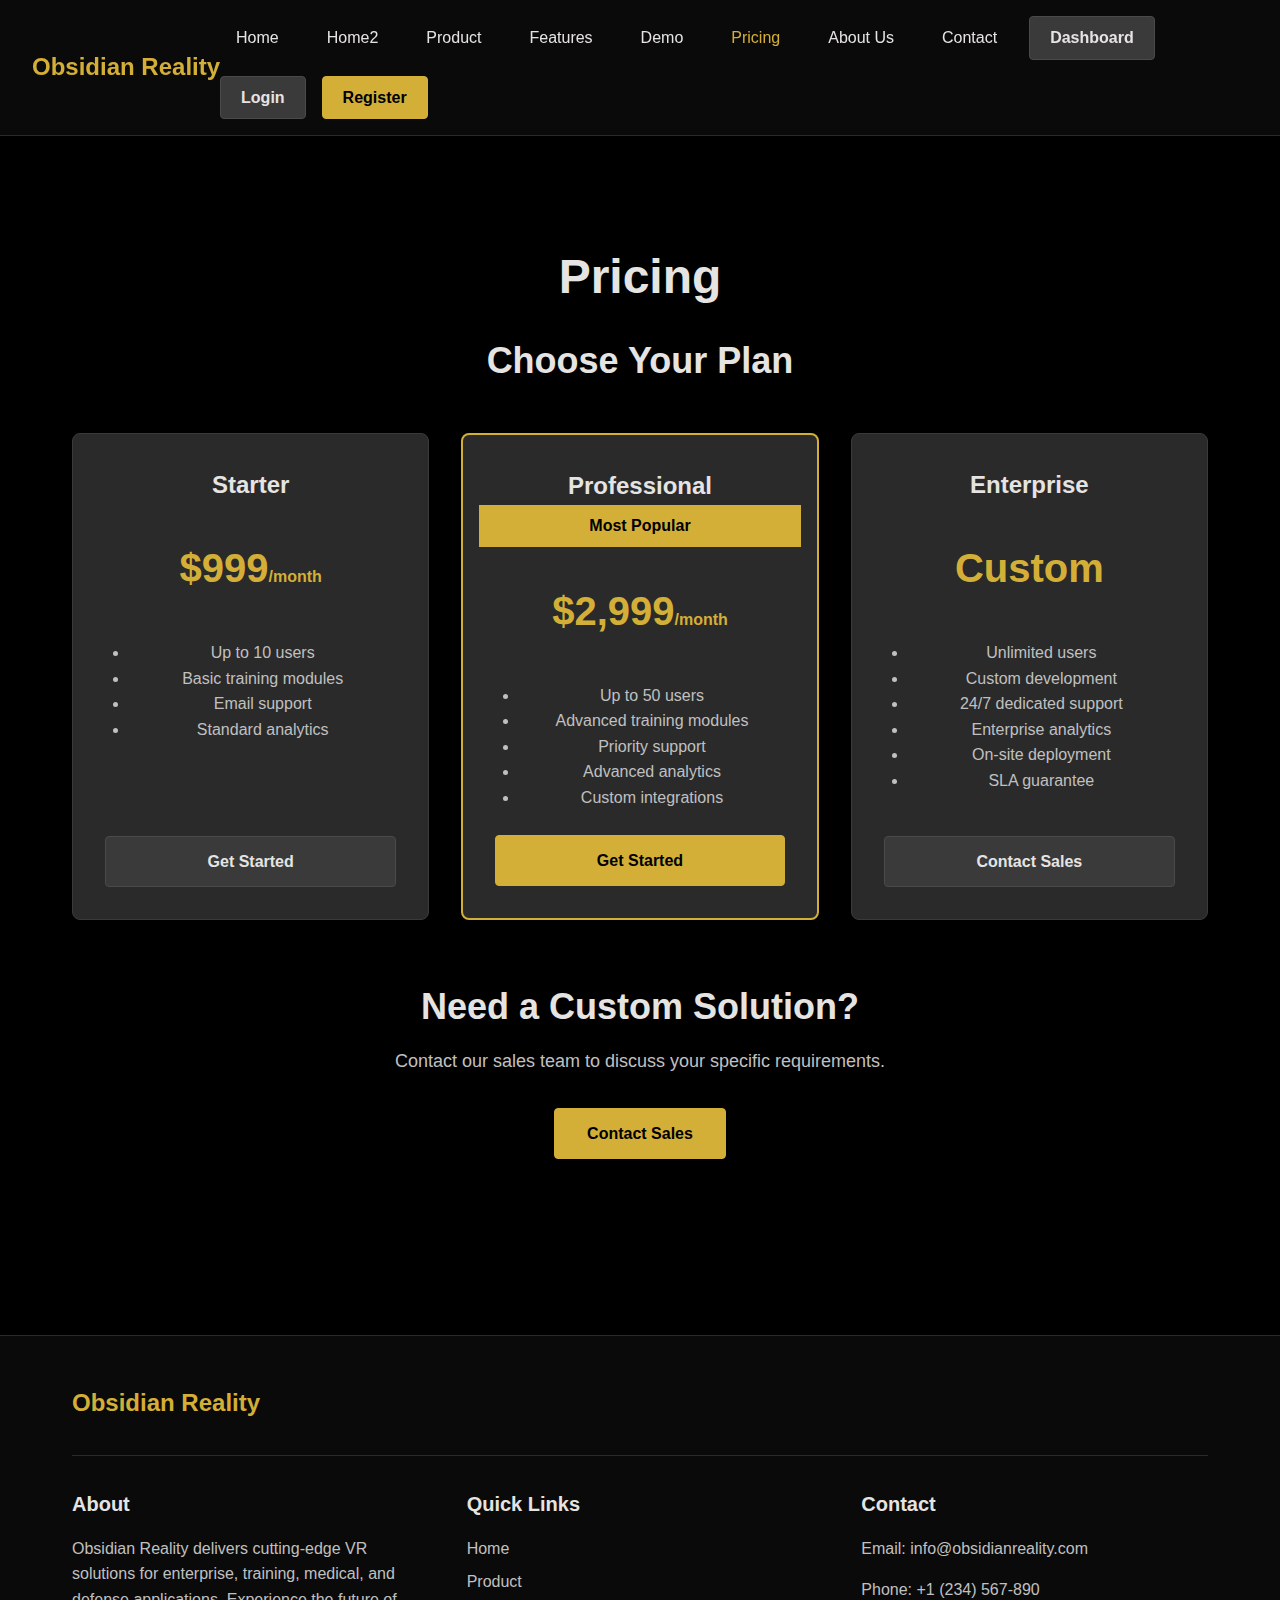
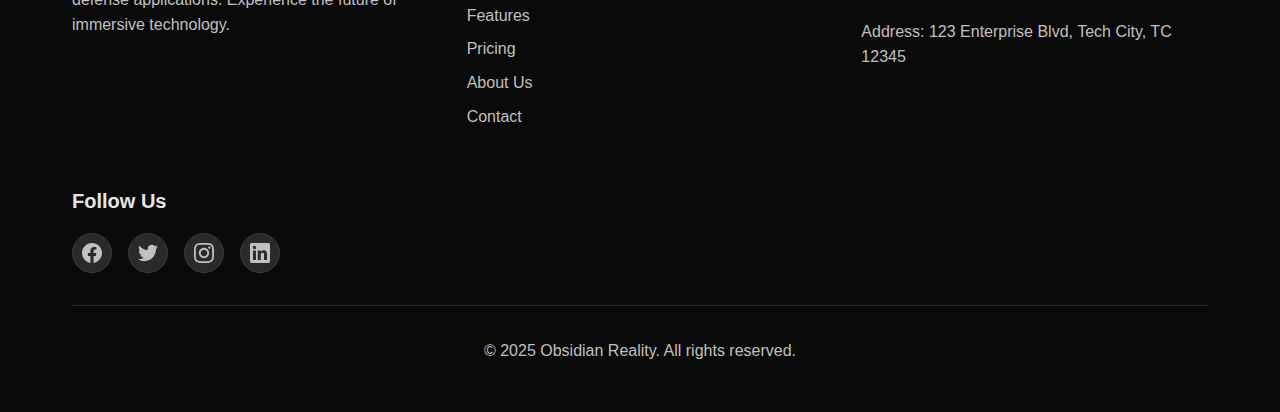
<file: pricing.html>
<!DOCTYPE html>
<html lang="en">
<head>
    <meta charset="UTF-8">
    <meta name="viewport" content="width=device-width, initial-scale=1.0">
    <meta name="description" content="Obsidian Reality Pricing - Enterprise VR Solutions">
    <title>Pricing - Obsidian Reality</title>
    <link rel="icon" type="image/svg+xml" href="images/favicon.svg">
    <link rel="icon" type="image/x-icon" href="images/favicon.ico">
    <link rel="apple-touch-icon" href="images/favicon.svg">
    <link rel="stylesheet" href="css/style.css">
</head>
<body>
    <!-- Header -->
    <header>
    <nav class="navbar">
        <div class="logo">Obsidian Reality</div>
        <button class="menu-toggle" aria-label="Toggle menu">☰</button>
        <ul class="nav-menu">
            <li><a href="index.html">Home</a></li>
            <li><a href="home2.html">Home2</a></li>
            <li><a href="product.html">Product</a></li>
            <li><a href="features.html">Features</a></li>
            <li><a href="demo.html">Demo</a></li>
            <li><a href="pricing.html">Pricing</a></li>
            <li><a href="about.html">About Us</a></li>
            <li><a href="contact.html">Contact</a></li>
            <li class="nav-btn-item"><a href="dashboard.html" class="nav-btn">Dashboard</a></li>
            <li class="nav-btn-item"><a href="login.html" class="nav-btn">Login</a></li>
            <li class="nav-btn-item"><a href="register.html" class="nav-btn nav-btn-primary">Register</a></li>
        </ul>
    </nav>
</header>

    <main>
        <section class="section" style="padding-top: 4rem;">
            <div class="container">
                <h1 class="text-center">Pricing</h1>
                <h2 class="text-center" style="margin-bottom: 3rem;">Choose Your Plan</h2>

                <div class="grid grid-3">
                    <div class="card fade-in">
                        <div class="card-title">Starter</div>
                        <div class="card-body" style="display: flex; flex-direction: column;">
                            <div style="font-size: 2.5rem; font-weight: 700; color: var(--gold-subtle); margin: 1rem 0;">
                                $999<span style="font-size: 1rem;">/month</span>
                            </div>
                            <ul style="margin: 1.5rem 0; padding-left: 1.5rem; color: var(--platinum-dark); flex-grow: 1;">
                                <li>Up to 10 users</li>
                                <li>Basic training modules</li>
                                <li>Email support</li>
                                <li>Standard analytics</li>
                            </ul>
                            <a href="contact.html" class="btn" style="width: 100%; margin-top: auto;">Get Started</a>
                        </div>
                    </div>

                    <div class="card fade-in" style="border-color: var(--gold-subtle); border-width: 2px;">
                        <div class="card-title">Professional</div>
                        <div style="background-color: var(--gold-subtle); color: var(--obsidian-black); padding: 0.5rem; text-align: center; margin: -1rem -1rem 1rem -1rem; font-weight: 600;">
                            Most Popular
                        </div>
                        <div class="card-body" style="display: flex; flex-direction: column;">
                            <div style="font-size: 2.5rem; font-weight: 700; color: var(--gold-subtle); margin: 1rem 0;">
                                $2,999<span style="font-size: 1rem;">/month</span>
                            </div>
                            <ul style="margin: 1.5rem 0; padding-left: 1.5rem; color: var(--platinum-dark); flex-grow: 1;">
                                <li>Up to 50 users</li>
                                <li>Advanced training modules</li>
                                <li>Priority support</li>
                                <li>Advanced analytics</li>
                                <li>Custom integrations</li>
                            </ul>
                            <a href="contact.html" class="btn btn-primary" style="width: 100%; margin-top: auto;">Get Started</a>
                        </div>
                    </div>

                    <div class="card fade-in">
                        <div class="card-title">Enterprise</div>
                        <div class="card-body" style="display: flex; flex-direction: column;">
                            <div style="font-size: 2.5rem; font-weight: 700; color: var(--gold-subtle); margin: 1rem 0;">
                                Custom
                            </div>
                            <ul style="margin: 1.5rem 0; padding-left: 1.5rem; color: var(--platinum-dark); flex-grow: 1;">
                                <li>Unlimited users</li>
                                <li>Custom development</li>
                                <li>24/7 dedicated support</li>
                                <li>Enterprise analytics</li>
                                <li>On-site deployment</li>
                                <li>SLA guarantee</li>
                            </ul>
                            <a href="contact.html" class="btn" style="width: 100%; margin-top: auto;">Contact Sales</a>
                        </div>
                    </div>
                </div>

                <div class="text-center" style="margin-top: 4rem;">
                    <h2>Need a Custom Solution?</h2>
                    <p style="font-size: 1.125rem; margin: 1rem 0 2rem; color: var(--platinum-dark);">
                        Contact our sales team to discuss your specific requirements.
                    </p>
                    <a href="contact.html" class="btn btn-primary">Contact Sales</a>
                </div>
            </div>
        </section>
    </main>

    <!-- Footer -->
    <footer>
    <div class="container">
        <div class="footer-logo">
            <a href="index.html">Obsidian Reality</a>
        </div>
        <div class="footer-content">
            <div class="footer-section">
                <h4>About</h4>
                <p>Obsidian Reality delivers cutting-edge VR solutions for enterprise, training, medical, and defense applications. Experience the future of immersive technology.</p>
            </div>
            <div class="footer-section">
                <h4>Quick Links</h4>
                <ul>
                    <li><a href="index.html">Home</a></li>
                    <li><a href="product.html">Product</a></li>
                    <li><a href="features.html">Features</a></li>
                    <li><a href="pricing.html">Pricing</a></li>
                    <li><a href="about.html">About Us</a></li>
                    <li><a href="contact.html">Contact</a></li>
                </ul>
            </div>
            <div class="footer-section">
                <h4>Contact</h4>
                <p>Email: <a href="mailto:info@obsidianreality.com">info@obsidianreality.com</a></p>
                <p>Phone: <a href="tel:+1234567890">+1 (234) 567-890</a></p>
                <p>Address: 123 Enterprise Blvd, Tech City, TC 12345</p>
            </div>
            <div class="footer-section">
                <h4>Follow Us</h4>
                <div class="social-icons">
                    <a href="https://facebook.com" target="_blank" rel="noopener" class="social-icon facebook" aria-label="Facebook">
                        <svg width="20" height="20" viewBox="0 0 24 24" fill="currentColor" xmlns="http://www.w3.org/2000/svg">
                            <path d="M24 12.073c0-6.627-5.373-12-12-12s-12 5.373-12 12c0 5.99 4.388 10.954 10.125 11.854v-8.385H7.078v-3.47h3.047V9.43c0-3.007 1.792-4.669 4.533-4.669 1.312 0 2.686.235 2.686.235v2.953H15.83c-1.491 0-1.956.925-1.956 1.874v2.25h3.328l-.532 3.47h-2.796v8.385C19.612 23.027 24 18.062 24 12.073z"/>
                        </svg>
                    </a>
                    <a href="https://twitter.com" target="_blank" rel="noopener" class="social-icon twitter" aria-label="Twitter">
                        <svg width="20" height="20" viewBox="0 0 24 24" fill="currentColor" xmlns="http://www.w3.org/2000/svg">
                            <path d="M23.953 4.57a10 10 0 01-2.825.775 4.958 4.958 0 002.163-2.723c-.951.555-2.005.959-3.127 1.184a4.92 4.92 0 00-8.384 4.482C7.69 8.095 4.067 6.13 1.64 3.162a4.822 4.822 0 00-.666 2.475c0 1.71.87 3.213 2.188 4.096a4.904 4.904 0 01-2.228-.616v.06a4.923 4.923 0 003.946 4.827 4.996 4.996 0 01-2.212.085 4.936 4.936 0 004.604 3.417 9.867 9.867 0 01-6.102 2.105c-.39 0-.779-.023-1.17-.067a13.995 13.995 0 007.557 2.209c9.053 0 13.998-7.496 13.998-13.985 0-.21 0-.42-.015-.63A9.935 9.935 0 0024 4.59z"/>
                        </svg>
                    </a>
                    <a href="https://instagram.com" target="_blank" rel="noopener" class="social-icon instagram" aria-label="Instagram">
                        <svg width="20" height="20" viewBox="0 0 24 24" fill="currentColor" xmlns="http://www.w3.org/2000/svg">
                            <path d="M12 2.163c3.204 0 3.584.012 4.85.07 3.252.148 4.771 1.691 4.919 4.919.058 1.265.069 1.645.069 4.849 0 3.205-.012 3.584-.069 4.849-.149 3.225-1.664 4.771-4.919 4.919-1.266.058-1.644.07-4.85.07-3.204 0-3.584-.012-4.849-.07-3.26-.149-4.771-1.699-4.919-4.92-.058-1.265-.07-1.644-.07-4.849 0-3.204.013-3.583.07-4.849.149-3.227 1.664-4.771 4.919-4.919 1.266-.057 1.645-.069 4.849-.069zm0-2.163c-3.259 0-3.667.014-4.947.072-4.358.2-6.78 2.618-6.98 6.98-.059 1.281-.073 1.689-.073 4.948 0 3.259.014 3.668.072 4.948.2 4.358 2.618 6.78 6.98 6.98 1.281.058 1.689.072 4.948.072 3.259 0 3.668-.014 4.948-.072 4.354-.2 6.782-2.618 6.979-6.98.059-1.28.073-1.689.073-4.948 0-3.259-.014-3.667-.072-4.947-.196-4.354-2.617-6.78-6.979-6.98-1.281-.059-1.69-.073-4.949-.073zm0 5.838c-3.403 0-6.162 2.759-6.162 6.162s2.759 6.163 6.162 6.163 6.162-2.759 6.162-6.163c0-3.403-2.759-6.162-6.162-6.162zm0 10.162c-2.209 0-4-1.79-4-4 0-2.209 1.791-4 4-4s4 1.791 4 4c0 2.21-1.791 4-4 4zm6.406-11.845c-.796 0-1.441.645-1.441 1.44s.645 1.44 1.441 1.44c.795 0 1.439-.645 1.439-1.44s-.644-1.44-1.439-1.44z"/>
                        </svg>
                    </a>
                    <a href="https://linkedin.com" target="_blank" rel="noopener" class="social-icon linkedin" aria-label="LinkedIn">
                        <svg width="20" height="20" viewBox="0 0 24 24" fill="currentColor" xmlns="http://www.w3.org/2000/svg">
                            <path d="M20.447 20.452h-3.554v-5.569c0-1.328-.027-3.037-1.852-3.037-1.853 0-2.136 1.445-2.136 2.939v5.667H9.351V9h3.414v1.561h.046c.477-.9 1.637-1.85 3.37-1.85 3.601 0 4.267 2.37 4.267 5.455v6.286zM5.337 7.433c-1.144 0-2.063-.926-2.063-2.065 0-1.138.92-2.063 2.063-2.063 1.14 0 2.064.925 2.064 2.063 0 1.139-.925 2.065-2.064 2.065zm1.782 13.019H3.555V9h3.564v11.452zM22.225 0H1.771C.792 0 0 .774 0 1.729v20.542C0 23.227.792 24 1.771 24h20.451C23.2 24 24 23.227 24 22.271V1.729C24 .774 23.2 0 22.222 0h.003z"/>
                        </svg>
                    </a>
                </div>
            </div>
        </div>
        <div class="footer-bottom">
            <p>&copy; 2025 Obsidian Reality. All rights reserved.</p>
        </div>
    </div>
</footer>

    <script src="js/main.js"></script>
</body>
</html>
</file>
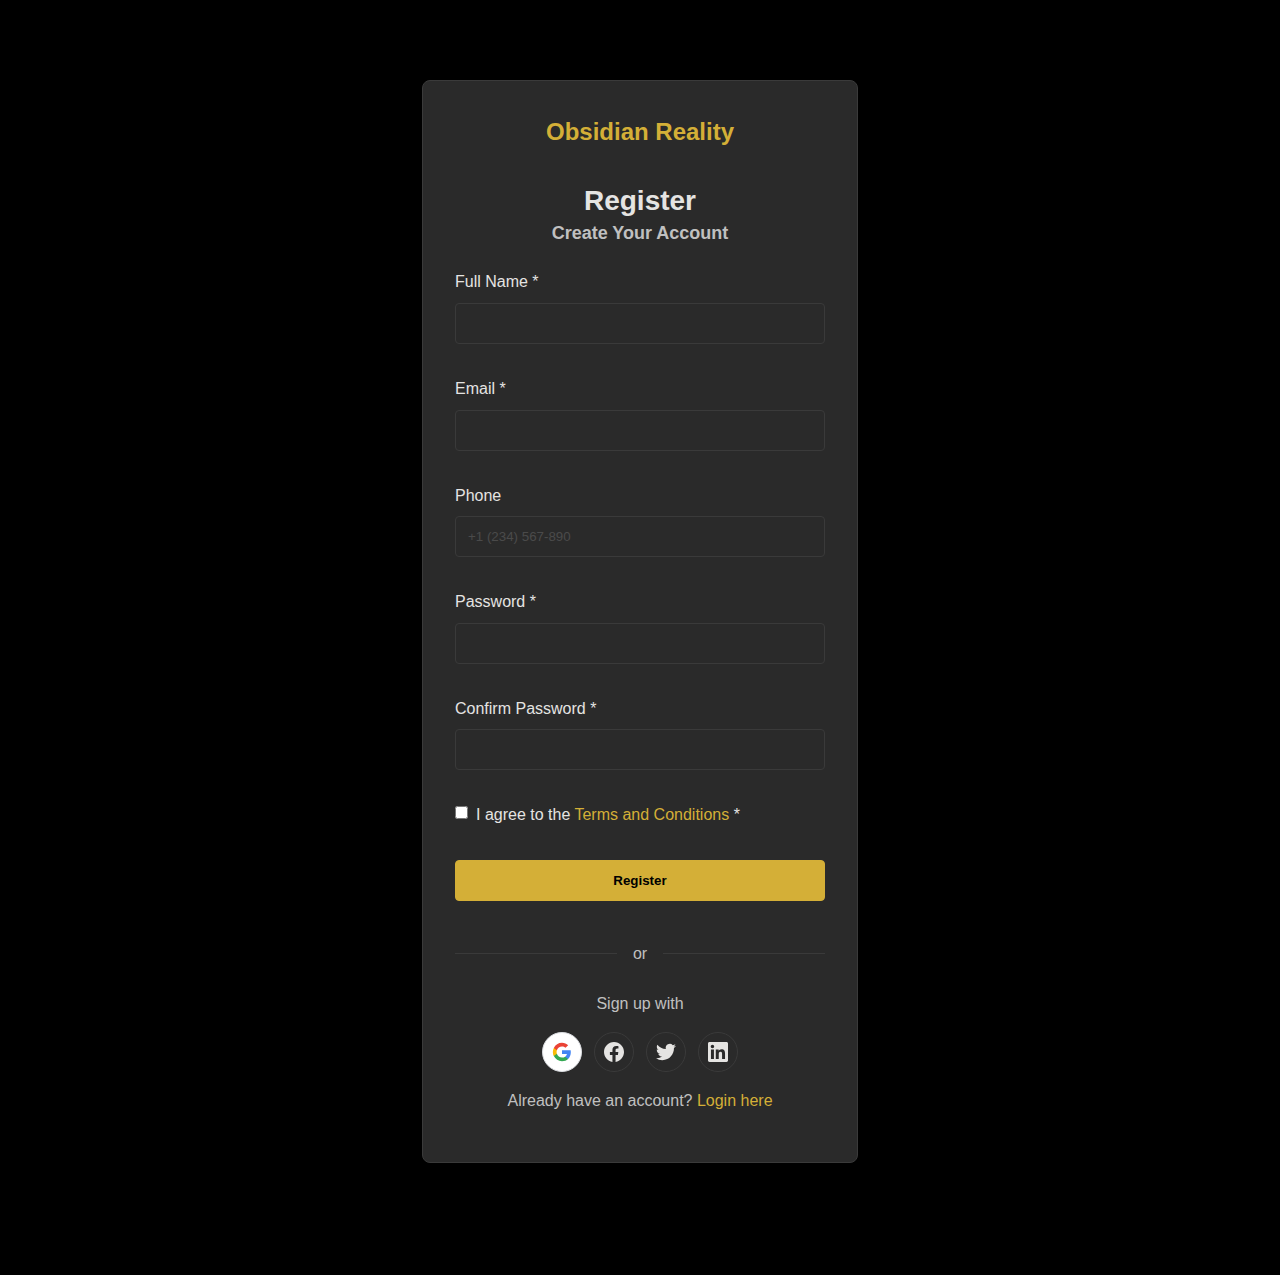
<file: register.html>
<!DOCTYPE html>
<html lang="en">
<head>
    <meta charset="UTF-8">
    <meta name="viewport" content="width=device-width, initial-scale=1.0">
    <meta name="description" content="Register - Obsidian Reality">
    <title>Register - Obsidian Reality</title>
    <link rel="icon" type="image/svg+xml" href="images/favicon.svg">
    <link rel="icon" type="image/x-icon" href="images/favicon.ico">
    <link rel="apple-touch-icon" href="images/favicon.svg">
    <link rel="stylesheet" href="css/style.css">
</head>
<body>
    <main>
        <section class="section" style="padding-top: 2rem; min-height: 70vh;">
            <div class="container" style="max-width: 500px;">
                <div class="card fade-in">
                    <style>
                        .auth-logo {
                            text-align: center;
                            padding-bottom: 1rem;
                            margin-bottom: 1rem;
                            border-bottom: 1px solid var(--graphite-gray-dark);
                        }
                        .auth-logo a {
                            font-size: 1.5rem;
                            font-weight: 700;
                            color: var(--gold-subtle);
                            transition: color var(--transition-fast);
                            text-decoration: none;
                        }
                        .auth-logo a:hover {
                            color: var(--gold-accent);
                        }
                    </style>
                    
                    <div class="auth-logo">
                        <a href="index.html">Obsidian Reality</a>
                    </div>
                    
                    <h1 class="text-center" style="margin-bottom: 0.25rem; font-size: 1.75rem;">Register</h1>
                    <h2 class="text-center" style="margin-bottom: 1.5rem; font-size: 1.125rem; color: var(--platinum-dark);">Create Your Account</h2>
                    
                    <form id="register-form">
                        <div class="form-group">
                            <label class="form-label" for="reg-name">Full Name *</label>
                            <input type="text" id="reg-name" name="name" class="form-control" required>
                            <div class="error-message"></div>
                        </div>

                        <div class="form-group">
                            <label class="form-label" for="reg-email">Email *</label>
                            <input type="email" id="reg-email" name="email" class="form-control" required>
                            <div class="error-message"></div>
                        </div>

                        <div class="form-group">
                            <label class="form-label" for="reg-phone">Phone</label>
                            <input type="tel" id="reg-phone" name="phone" class="form-control" placeholder="+1 (234) 567-890">
                            <div class="error-message"></div>
                        </div>

                        <div class="form-group">
                            <label class="form-label" for="reg-password">Password *</label>
                            <input type="password" id="reg-password" name="password" class="form-control" required>
                            <div class="error-message"></div>
                        </div>

                        <div class="form-group">
                            <label class="form-label" for="reg-confirm">Confirm Password *</label>
                            <input type="password" id="reg-confirm" name="confirm" class="form-control" required>
                            <div class="error-message"></div>
                        </div>

                        <div class="form-group">
                            <label style="display: flex; align-items: flex-start; cursor: pointer;">
                                <input type="checkbox" name="terms" required style="margin-right: 0.5rem; margin-top: 0.25rem;">
                                <span>I agree to the <a href="#" style="color: var(--gold-subtle);">Terms and Conditions</a> *</span>
                            </label>
                            <div class="error-message"></div>
                        </div>

                        <div class="success-message"></div>
                        
                        <button type="submit" class="btn btn-primary" style="width: 100%; margin-bottom: 1rem;">Register</button>
                        
                        <div style="display: flex; align-items: center; margin: 1.5rem 0;">
                            <div style="flex: 1; height: 1px; background-color: var(--graphite-gray);"></div>
                            <span style="padding: 0 1rem; color: var(--platinum-dark);">or</span>
                            <div style="flex: 1; height: 1px; background-color: var(--graphite-gray);"></div>
                        </div>
                        
                        <div style="margin-bottom: 1rem;">
                            <p style="text-align: center; color: var(--platinum-dark); margin-bottom: 1rem;">Sign up with</p>
                            <div class="social-icons" style="justify-content: center; gap: 0.75rem;">
                                <a href="#" class="social-icon google" aria-label="Sign up with Google" style="background-color: #fff; color: #4285F4; border-color: #dadce0;">
                                    <svg width="20" height="20" viewBox="0 0 24 24" fill="none" xmlns="http://www.w3.org/2000/svg">
                                        <path d="M22.56 12.25c0-.78-.07-1.53-.2-2.25H12v4.26h5.92c-.26 1.37-1.04 2.53-2.21 3.31v2.77h3.57c2.08-1.92 3.28-4.74 3.28-8.09z" fill="#4285F4"/>
                                        <path d="M12 23c2.97 0 5.46-.98 7.28-2.66l-3.57-2.77c-.98.66-2.23 1.06-3.71 1.06-2.86 0-5.29-1.93-6.16-4.53H2.18v2.84C3.99 20.53 7.7 23 12 23z" fill="#34A853"/>
                                        <path d="M5.84 14.09c-.22-.66-.35-1.36-.35-2.09s.13-1.43.35-2.09V7.07H2.18C1.43 8.55 1 10.22 1 12s.43 3.45 1.18 4.93l2.85-2.22.81-.62z" fill="#FBBC05"/>
                                        <path d="M12 5.38c1.62 0 3.06.56 4.21 1.64l3.15-3.15C17.45 2.09 14.97 1 12 1 7.7 1 3.99 3.47 2.18 7.07l3.66 2.84c.87-2.6 3.3-4.53 6.16-4.53z" fill="#EA4335"/>
                                    </svg>
                                </a>
                                <a href="#" class="social-icon facebook" aria-label="Sign up with Facebook">
                                    <svg width="20" height="20" viewBox="0 0 24 24" fill="currentColor" xmlns="http://www.w3.org/2000/svg">
                                        <path d="M24 12.073c0-6.627-5.373-12-12-12s-12 5.373-12 12c0 5.99 4.388 10.954 10.125 11.854v-8.385H7.078v-3.47h3.047V9.43c0-3.007 1.792-4.669 4.533-4.669 1.312 0 2.686.235 2.686.235v2.953H15.83c-1.491 0-1.956.925-1.956 1.874v2.25h3.328l-.532 3.47h-2.796v8.385C19.612 23.027 24 18.062 24 12.073z"/>
                                    </svg>
                                </a>
                                <a href="#" class="social-icon twitter" aria-label="Sign up with Twitter">
                                    <svg width="20" height="20" viewBox="0 0 24 24" fill="currentColor" xmlns="http://www.w3.org/2000/svg">
                                        <path d="M23.953 4.57a10 10 0 01-2.825.775 4.958 4.958 0 002.163-2.723c-.951.555-2.005.959-3.127 1.184a4.92 4.92 0 00-8.384 4.482C7.69 8.095 4.067 6.13 1.64 3.162a4.822 4.822 0 00-.666 2.475c0 1.71.87 3.213 2.188 4.096a4.904 4.904 0 01-2.228-.616v.06a4.923 4.923 0 003.946 4.827 4.996 4.996 0 01-2.212.085 4.936 4.936 0 004.604 3.417 9.867 9.867 0 01-6.102 2.105c-.39 0-.779-.023-1.17-.067a13.995 13.995 0 007.557 2.209c9.053 0 13.998-7.496 13.998-13.985 0-.21 0-.42-.015-.63A9.935 9.935 0 0024 4.59z"/>
                                    </svg>
                                </a>
                                <a href="#" class="social-icon linkedin" aria-label="Sign up with LinkedIn">
                                    <svg width="20" height="20" viewBox="0 0 24 24" fill="currentColor" xmlns="http://www.w3.org/2000/svg">
                                        <path d="M20.447 20.452h-3.554v-5.569c0-1.328-.027-3.037-1.852-3.037-1.853 0-2.136 1.445-2.136 2.939v5.667H9.351V9h3.414v1.561h.046c.477-.9 1.637-1.85 3.37-1.85 3.601 0 4.267 2.37 4.267 5.455v6.286zM5.337 7.433c-1.144 0-2.063-.926-2.063-2.065 0-1.138.92-2.063 2.063-2.063 1.14 0 2.064.925 2.064 2.063 0 1.139-.925 2.065-2.064 2.065zm1.782 13.019H3.555V9h3.564v11.452zM22.225 0H1.771C.792 0 0 .774 0 1.729v20.542C0 23.227.792 24 1.771 24h20.451C23.2 24 24 23.227 24 22.271V1.729C24 .774 23.2 0 22.222 0h.003z"/>
                                    </svg>
                                </a>
                            </div>
                        </div>
                        
                        <div class="text-center">
                            <p style="color: var(--platinum-dark);">
                                Already have an account? 
                                <a href="login.html" style="color: var(--gold-subtle);">Login here</a>
                            </p>
                        </div>
                    </form>
                </div>
            </div>
        </section>
    </main>

    <script src="js/main.js"></script>
    <script>
        // Password confirmation validation
        document.addEventListener('DOMContentLoaded', function() {
            const registerForm = document.getElementById('register-form');
            if (registerForm) {
                const password = document.getElementById('reg-password');
                const confirm = document.getElementById('reg-confirm');
                
                function validatePasswordMatch() {
                    const confirmError = confirm.parentElement.querySelector('.error-message');
                    if (confirm.value && password.value !== confirm.value) {
                        if (confirmError) {
                            confirmError.textContent = 'Passwords do not match';
                            confirmError.classList.add('show');
                            confirm.style.borderColor = '#ff4444';
                        }
                        return false;
                    } else {
                        if (confirmError) {
                            confirmError.classList.remove('show');
                            confirm.style.borderColor = '';
                        }
                        return true;
                    }
                }
                
                confirm.addEventListener('blur', validatePasswordMatch);
                password.addEventListener('blur', validatePasswordMatch);
            }
        });
    </script>
</body>
</html>
</file>
<file: css/style.css>
/* ============================================
   Obsidian Reality Theme - Main Stylesheet
   Luxury • Enterprise • Powerful
   ============================================ */

/* CSS Variables - Obsidian Reality Theme */
:root {
    /* Colors */
    --obsidian-black: #000000;
    --obsidian-black-light: #0a0a0a;
    --graphite-gray-dark: #2a2a2a;
    --graphite-gray: #3a3a3a;
    --graphite-gray-light: #4a4a4a;
    --platinum: #E5E4E2;
    --platinum-dark: #C0C0C0;
    --gold-subtle: #D4AF37;
    --gold-subtle-light: #C9A961;
    --gold-accent: #FFD700;
    
    /* Typography */
    --font-primary: 'Inter', 'Segoe UI', -apple-system, BlinkMacSystemFont, sans-serif;
    --font-weight-h1: 700;
    --font-weight-h2: 600;
    --font-weight-h3: 300;
    
    /* Spacing */
    --spacing-xs: 0.5rem;
    --spacing-sm: 1rem;
    --spacing-md: 2rem;
    --spacing-lg: 3rem;
    --spacing-xl: 4rem;
    
    /* Transitions */
    --transition-fast: 200ms ease;
    --transition-normal: 300ms ease;
    --transition-slow: 500ms ease;
    
    /* Shadows */
    --shadow-sm: 0 2px 4px rgba(0, 0, 0, 0.3);
    --shadow-md: 0 4px 8px rgba(0, 0, 0, 0.4);
    --shadow-lg: 0 8px 16px rgba(0, 0, 0, 0.5);
    --shadow-gold: 0 4px 12px rgba(212, 175, 55, 0.3);
}

/* Reset & Base Styles */
* {
    margin: 0;
    padding: 0;
    box-sizing: border-box;
}

html {
    scroll-behavior: smooth;
}

body {
    font-family: var(--font-primary);
    background-color: var(--obsidian-black);
    color: var(--platinum);
    line-height: 1.6;
    overflow-x: hidden;
}

/* Typography */
h1 {
    font-weight: var(--font-weight-h1);
    font-size: 3rem;
    line-height: 1.2;
    color: var(--platinum);
    margin-bottom: var(--spacing-md);
}

h2 {
    font-weight: var(--font-weight-h2);
    font-size: 2.25rem;
    line-height: 1.3;
    color: var(--platinum);
    margin-bottom: var(--spacing-sm);
    text-align: center;
}

h3 {
    font-weight: var(--font-weight-h3);
    font-size: 1.5rem;
    line-height: 1.4;
    color: var(--platinum-dark);
    margin-bottom: var(--spacing-sm);
    text-align: center;
}

p {
    font-size: 1rem;
    line-height: 1.6;
    color: var(--platinum-dark);
    margin-bottom: var(--spacing-sm);
}

a {
    text-decoration: none;
    color: var(--platinum);
    transition: color var(--transition-fast);
}

a:hover {
    color: var(--gold-subtle);
}

/* Header & Navigation */
header {
    background-color: var(--obsidian-black-light);
    border-bottom: 1px solid var(--graphite-gray-dark);
    padding: var(--spacing-sm) 0;
    position: sticky;
    top: 0;
    z-index: 1000;
    box-shadow: var(--shadow-md);
}

.navbar {
    display: flex;
    justify-content: space-between;
    align-items: center;
    padding: 0 var(--spacing-md);
    max-width: 1400px;
    margin: 0 auto;
    position: relative;
}

.logo {
    font-size: 1.5rem;
    font-weight: 700;
    color: var(--gold-subtle);
    cursor: pointer;
    transition: color var(--transition-fast);
    white-space: nowrap;
}

.logo:hover {
    color: var(--gold-accent);
}

.nav-menu {
    display: flex;
    list-style: none;
    gap: var(--spacing-sm);
    align-items: center;
    flex-wrap: wrap;
}

.nav-menu li {
    position: relative;
}

.nav-menu a {
    padding: var(--spacing-xs) var(--spacing-sm);
    display: block;
    transition: color var(--transition-fast);
    font-weight: 500;
    white-space: nowrap;
}

.nav-menu a:hover,
.nav-menu a.active {
    color: var(--gold-subtle);
}

.dropdown-menu a.active {
    color: var(--gold-subtle);
    font-weight: 600;
}

.nav-menu .nav-btn {
    padding: 0.5rem 1.25rem;
    background-color: var(--graphite-gray);
    border: 1px solid var(--graphite-gray-light);
    border-radius: 4px;
    font-weight: 600;
    transition: all var(--transition-fast);
}

.nav-menu .nav-btn:hover {
    background-color: var(--graphite-gray-light);
    color: var(--gold-subtle);
    border-color: var(--gold-subtle);
}

.nav-menu .nav-btn-primary {
    background-color: var(--gold-subtle);
    color: var(--obsidian-black);
    border-color: var(--gold-subtle);
}

.nav-menu .nav-btn-primary:hover {
    background-color: var(--gold-accent);
    color: var(--obsidian-black);
}

/* Dropdown Menu */
.dropdown {
    position: relative;
}

.dropdown-menu {
    position: absolute;
    top: 100%;
    left: 0;
    background-color: var(--graphite-gray-dark);
    min-width: 180px;
    padding: var(--spacing-xs) 0;
    list-style: none;
    opacity: 0;
    visibility: hidden;
    transform: translateY(-10px);
    transition: all var(--transition-normal);
    box-shadow: var(--shadow-lg);
    border: 1px solid var(--graphite-gray);
}

.dropdown:hover .dropdown-menu,
.dropdown.active-dropdown .dropdown-menu {
    opacity: 1;
    visibility: visible;
    transform: translateY(0);
}

.dropdown-menu li {
    padding: 0;
}

.dropdown-menu a {
    padding: var(--spacing-xs) var(--spacing-sm);
    display: block;
    transition: background-color var(--transition-fast);
}

.dropdown-menu a:hover {
    background-color: var(--graphite-gray);
    color: var(--gold-subtle);
}

/* Mobile Menu Toggle */
.menu-toggle {
    display: none;
    background: none;
    border: none;
    color: var(--platinum);
    font-size: 1.5rem;
    cursor: pointer;
    z-index: 1001;
}

/* Main Content */
main {
    min-height: calc(100vh - 200px);
    padding: var(--spacing-lg) 0;
}

.container {
    max-width: 1200px;
    margin: 0 auto;
    padding: 0 var(--spacing-md);
}

.section {
    padding: var(--spacing-xl) 0;
}

.section-title {
    text-align: center;
    margin-bottom: var(--spacing-lg);
}

/* Buttons & CTAs */
.btn {
    display: inline-block;
    padding: 0.75rem 2rem;
    background-color: var(--graphite-gray);
    color: var(--platinum);
    border: 1px solid var(--graphite-gray-light);
    border-radius: 4px;
    font-weight: 600;
    cursor: pointer;
    transition: all var(--transition-normal);
    text-align: center;
    text-decoration: none;
    vertical-align: middle;
}

.btn-group {
    display: flex;
    gap: 1rem;
    justify-content: center;
    align-items: center;
    flex-wrap: wrap;
}

.btn:hover {
    background-color: var(--graphite-gray-light);
    color: var(--gold-subtle);
    border-color: var(--gold-subtle);
    transform: translateY(-2px);
    box-shadow: var(--shadow-gold);
}

.btn-primary {
    background-color: var(--gold-subtle);
    color: var(--obsidian-black);
    border-color: var(--gold-subtle);
}

.btn-primary:hover {
    background-color: var(--gold-accent);
    color: var(--obsidian-black);
    box-shadow: var(--shadow-gold);
}

/* Cards */
.card {
    background-color: var(--graphite-gray-dark);
    border: 1px solid var(--graphite-gray);
    border-radius: 8px;
    padding: var(--spacing-md);
    transition: all var(--transition-normal);
    height: 100%;
    display: flex;
    flex-direction: column;
    text-align: center;
}

.card .card-body {
    flex-grow: 1;
    display: flex;
    flex-direction: column;
}

.card .btn {
    align-self: center;
    margin-top: auto;
}

.card:hover {
    transform: translateY(-5px);
    box-shadow: var(--shadow-lg);
    border-color: var(--gold-subtle);
}

.card-title {
    font-size: 1.5rem;
    font-weight: 600;
    margin-bottom: var(--spacing-sm);
    color: var(--platinum);
}

.card-body {
    color: var(--platinum-dark);
}

/* Grid Layouts */
.grid {
    display: grid;
    gap: var(--spacing-md);
}

.grid-2 {
    grid-template-columns: repeat(auto-fit, minmax(300px, 1fr));
}

.grid-3 {
    grid-template-columns: repeat(auto-fit, minmax(280px, 1fr));
}

.grid-4 {
    grid-template-columns: repeat(auto-fit, minmax(250px, 1fr));
}

/* Forms */
.form-group {
    margin-bottom: var(--spacing-md);
}

.form-label {
    display: block;
    margin-bottom: var(--spacing-xs);
    color: var(--platinum);
    font-weight: 500;
    text-align: left;
}

.form-control {
    width: 100%;
    padding: 0.75rem;
    background-color: var(--graphite-gray-dark);
    border: 1px solid var(--graphite-gray);
    border-radius: 4px;
    color: var(--platinum);
    font-family: var(--font-primary);
    transition: all var(--transition-fast);
}

.form-control:focus {
    outline: none;
    border-color: var(--gold-subtle);
    box-shadow: 0 0 0 3px rgba(212, 175, 55, 0.1);
}

.form-control::placeholder {
    color: var(--graphite-gray-light);
}

.error-message {
    color: #ff4444;
    font-size: 0.875rem;
    margin-top: var(--spacing-xs);
    display: none;
}

.error-message.show {
    display: block;
}

.success-message {
    color: var(--gold-subtle);
    font-size: 0.875rem;
    margin-top: var(--spacing-xs);
    display: none;
}

.success-message.show {
    display: block;
}

/* Footer */
footer {
    background-color: var(--obsidian-black-light);
    border-top: 1px solid var(--graphite-gray-dark);
    padding: var(--spacing-lg) 0 var(--spacing-md);
    margin-top: var(--spacing-xl);
}

.footer-logo {
    text-align: left;
    margin-bottom: 2rem;
    padding-bottom: 2rem;
    border-bottom: 1px solid #2a2a2a;
    display: block;
    width: 100%;
}

.footer-logo a {
    font-size: 1.5rem;
    font-weight: 700;
    color: #D4AF37;
    transition: color 300ms ease;
    text-decoration: none;
    display: inline-block;
}

.footer-logo a:hover {
    color: #FFD700;
}

.footer-content {
    display: grid;
    grid-template-columns: repeat(auto-fit, minmax(250px, 1fr));
    gap: var(--spacing-lg);
    margin-bottom: var(--spacing-md);
}

.footer-section h4 {
    font-size: 1.25rem;
    font-weight: 600;
    margin-bottom: var(--spacing-sm);
    color: var(--platinum);
}

.footer-section ul {
    list-style: none;
}

.footer-section ul li {
    margin-bottom: var(--spacing-xs);
}

.footer-section a {
    color: var(--platinum-dark);
    transition: color var(--transition-fast);
}

.footer-section a:hover {
    color: var(--gold-subtle);
}

.footer-bottom {
    text-align: center;
    padding-top: var(--spacing-md);
    border-top: 1px solid var(--graphite-gray-dark);
    color: var(--platinum-dark);
}

/* Social Media Icons */
.social-icons {
    display: flex;
    gap: var(--spacing-sm);
    margin-top: var(--spacing-sm);
}

.social-icon {
    width: 40px;
    height: 40px;
    display: flex;
    align-items: center;
    justify-content: center;
    background-color: var(--graphite-gray-dark);
    border: 1px solid var(--graphite-gray);
    border-radius: 50%;
    color: var(--platinum);
    transition: all var(--transition-normal);
    text-decoration: none;
}

.social-icon:hover {
    transform: translateY(-3px);
    box-shadow: var(--shadow-md);
}

.social-icon.facebook:hover {
    background-color: #1877F2;
    border-color: #1877F2;
    color: white;
}

.social-icon.twitter:hover {
    background-color: #1DA1F2;
    border-color: #1DA1F2;
    color: white;
}

.social-icon.instagram:hover {
    background: linear-gradient(45deg, #f09433 0%, #e6683c 25%, #dc2743 50%, #cc2366 75%, #bc1888 100%);
    border-color: transparent;
    color: white;
}

.social-icon.linkedin:hover {
    background-color: #0077B5;
    border-color: #0077B5;
    color: white;
}

.social-icon.google {
    background-color: #fff;
    color: #4285F4;
    border-color: #dadce0;
}

.social-icon.google:hover {
    background-color: #4285F4;
    border-color: #4285F4;
    color: white;
    box-shadow: 0 2px 8px rgba(66, 133, 244, 0.3);
}

.social-icon.google svg {
    transition: fill 0.3s ease;
}

.social-icon.google:hover svg path {
    fill: white;
}

/* Images */
img {
    max-width: 100%;
    height: auto;
    display: block;
}

.image-center {
    margin: 0 auto;
    display: block;
}

.image-card {
    border-radius: 8px;
    overflow: hidden;
    transition: transform var(--transition-normal);
    margin: 0 auto;
}

.image-card:hover {
    transform: scale(1.05);
}

.image-card img {
    width: 100%;
    height: auto;
    object-fit: cover;
}

.hero-image {
    max-width: 600px;
    width: 100%;
    margin: 2rem auto;
    border-radius: 12px;
    box-shadow: var(--shadow-lg);
}

.card-image {
    width: 100%;
    height: 200px;
    object-fit: cover;
    border-radius: 8px 8px 0 0;
    margin-bottom: 1rem;
}

.image-wrapper {
    text-align: center;
    margin: 2rem 0;
}

.image-wrapper img {
    margin: 0 auto;
}

/* Animations */
@keyframes fadeIn {
    from {
        opacity: 0;
        transform: translateY(20px);
    }
    to {
        opacity: 1;
        transform: translateY(0);
    }
}

@keyframes slideIn {
    from {
        opacity: 0;
        transform: translateX(-30px);
    }
    to {
        opacity: 1;
        transform: translateX(0);
    }
}

.fade-in {
    animation: fadeIn 0.6s ease-out;
}

.slide-in {
    animation: slideIn 0.6s ease-out;
}

/* Loading States */
.loading {
    display: inline-block;
    width: 20px;
    height: 20px;
    border: 3px solid var(--graphite-gray);
    border-top-color: var(--gold-subtle);
    border-radius: 50%;
    animation: spin 0.8s linear infinite;
}

@keyframes spin {
    to {
        transform: rotate(360deg);
    }
}

/* Responsive Design */
@media (max-width: 768px) {
    .menu-toggle {
        display: block;
    }
    
    .nav-menu {
        position: fixed;
        top: 60px;
        left: -100%;
        display: flex;
        flex-direction: column;
        background-color: var(--obsidian-black-light);
        width: 100%;
        padding: var(--spacing-md);
        transition: left var(--transition-normal);
        box-shadow: var(--shadow-lg);
        align-items: flex-start;
        gap: 0;
        max-height: calc(100vh - 60px);
        overflow-y: auto;
        z-index: 999;
    }
    
    .nav-menu.active {
        left: 0;
    }
    
    .nav-menu li {
        width: 100%;
        margin-bottom: 0;
    }
    
    .nav-menu a {
        width: 100%;
        padding: 0.35rem var(--spacing-sm);
        display: block;
    }
    
    .nav-menu .nav-btn {
        text-align: center;
        margin-top: 0;
        width: 100%;
        display: block;
        padding: 0.75rem 1rem;
    }
    
    .nav-menu li.nav-btn-item {
        margin-top: 0.5rem;
        padding-top: 0.5rem;
        border-top: 1px solid var(--graphite-gray-dark);
    }
    
    .nav-menu li.nav-btn-item:first-of-type {
        margin-top: 0.75rem;
    }
    
    .dropdown-menu {
        position: static;
        opacity: 1;
        visibility: visible;
        transform: none;
        box-shadow: none;
        margin-left: var(--spacing-sm);
        margin-top: 0.5rem;
        background-color: var(--graphite-gray-dark);
        border: none;
        padding: 0;
    }
    
    .dropdown-menu li {
        margin-bottom: 0.25rem;
    }
    
    .dropdown-menu a {
        padding: var(--spacing-xs) var(--spacing-sm);
    }
    
    h1 {
        font-size: 2rem;
    }
    
    h2 {
        font-size: 1.75rem;
    }
    
    .grid-2,
    .grid-3,
    .grid-4 {
        grid-template-columns: 1fr;
    }
}

@media (max-width: 480px) {
    .container {
        padding: 0 var(--spacing-sm);
    }
    
    .section {
        padding: var(--spacing-md) 0;
    }
}

/* Utility Classes */
.text-center {
    text-align: center;
}

.mt-1 { margin-top: var(--spacing-xs); }
.mt-2 { margin-top: var(--spacing-sm); }
.mt-3 { margin-top: var(--spacing-md); }
.mt-4 { margin-top: var(--spacing-lg); }

.mb-1 { margin-bottom: var(--spacing-xs); }
.mb-2 { margin-bottom: var(--spacing-sm); }
.mb-3 { margin-bottom: var(--spacing-md); }
.mb-4 { margin-bottom: var(--spacing-lg); }
</file>
